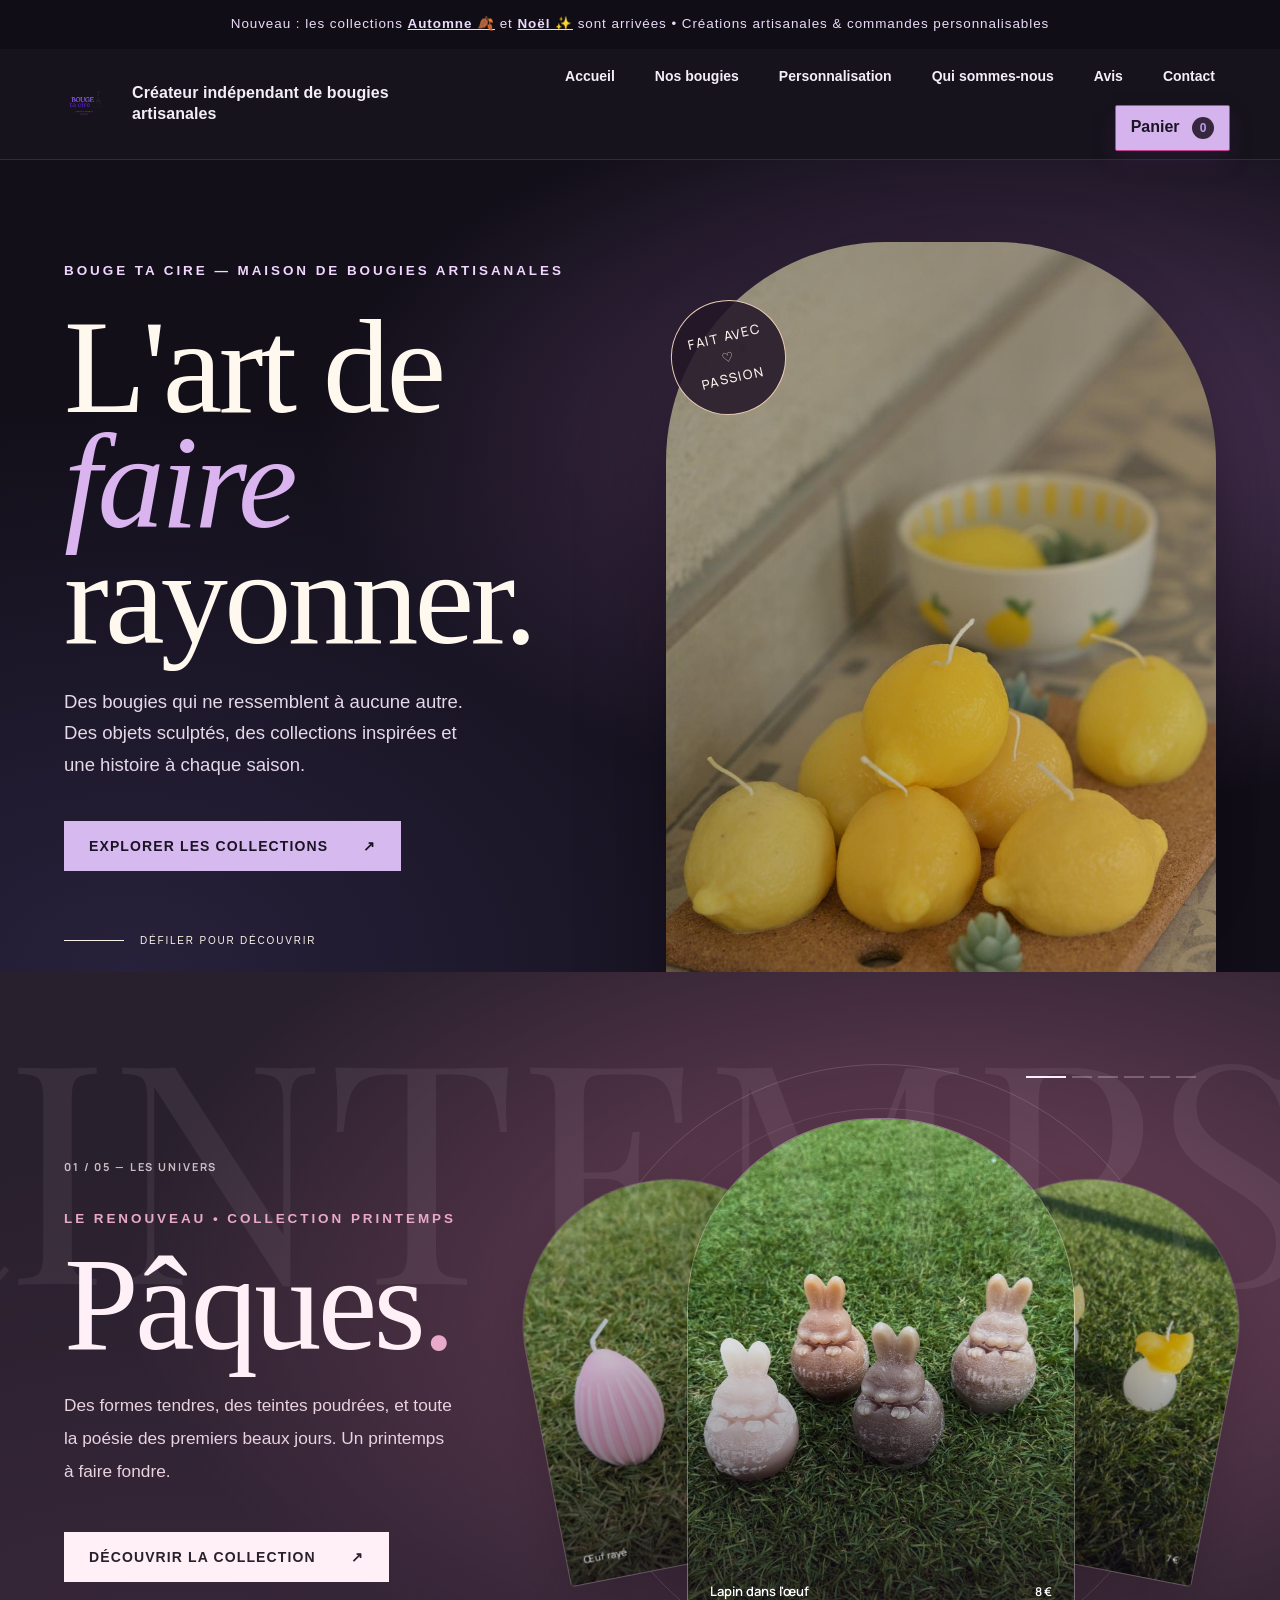
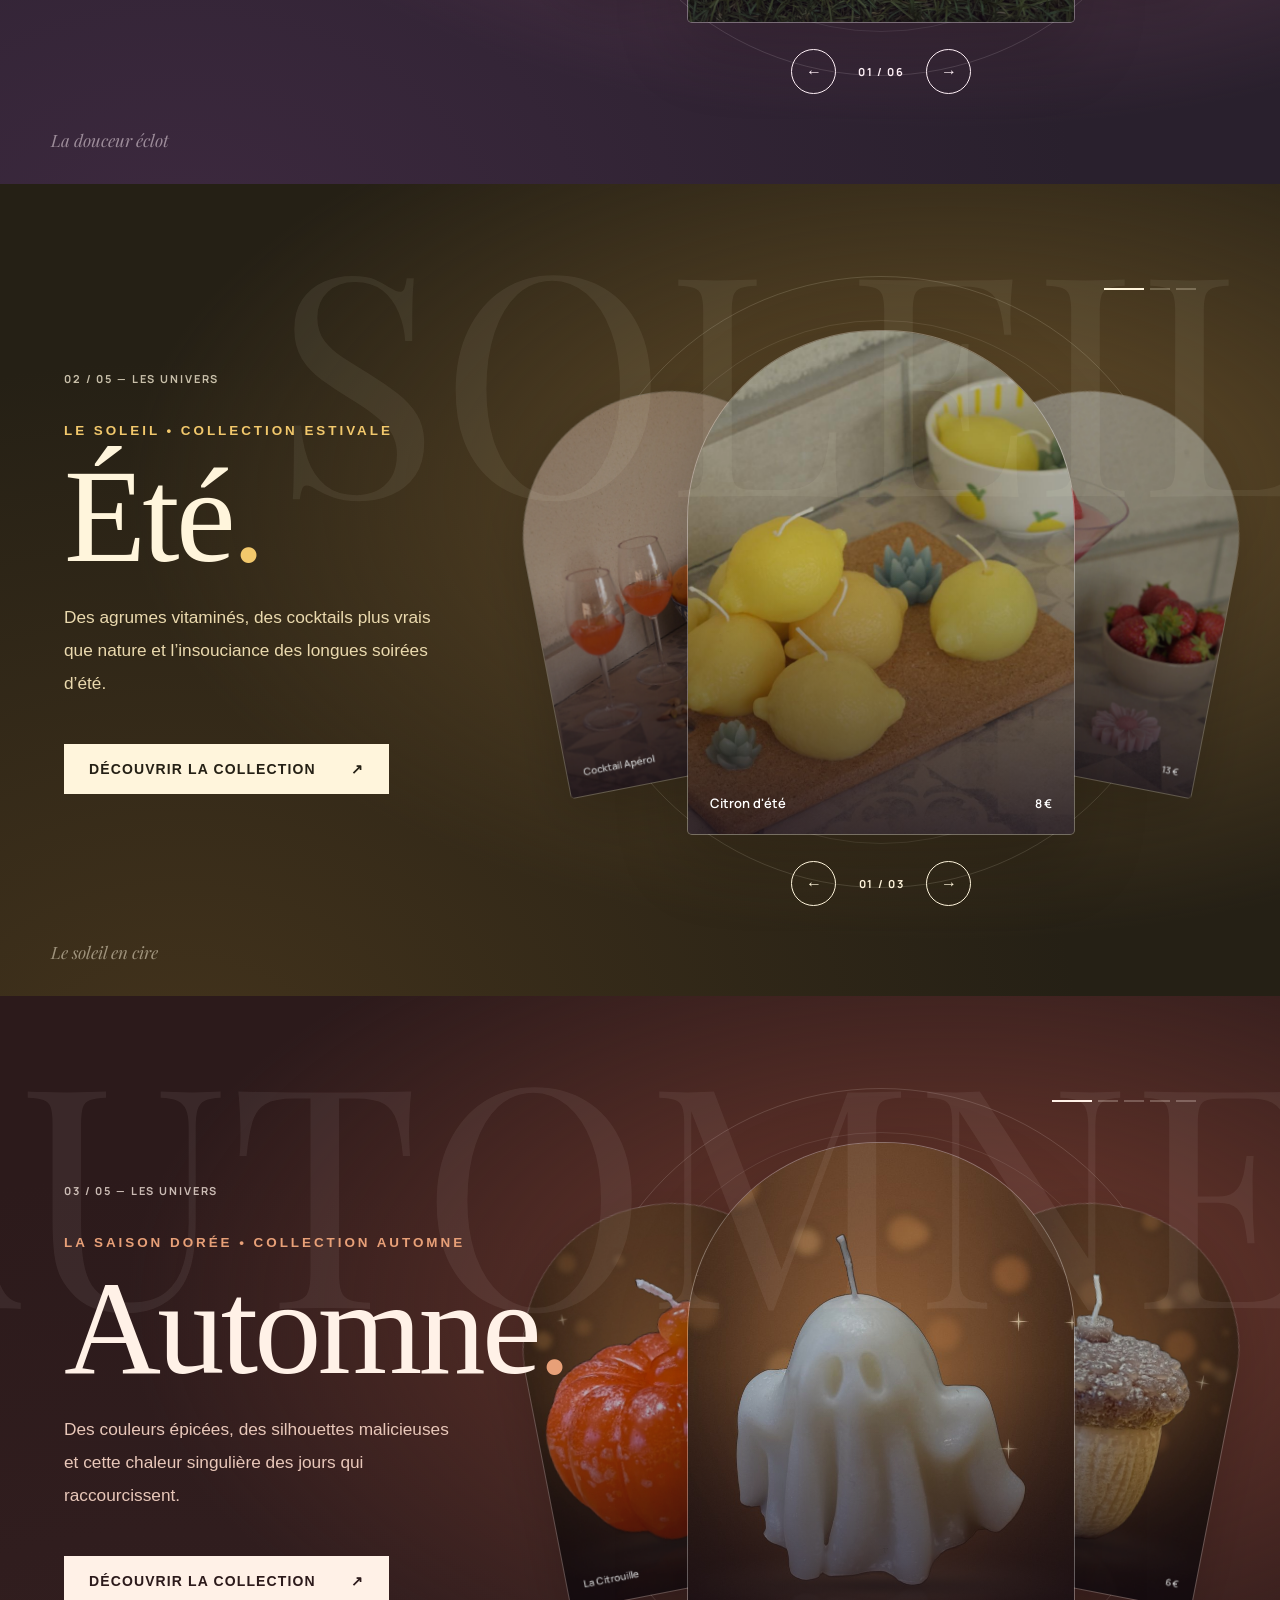
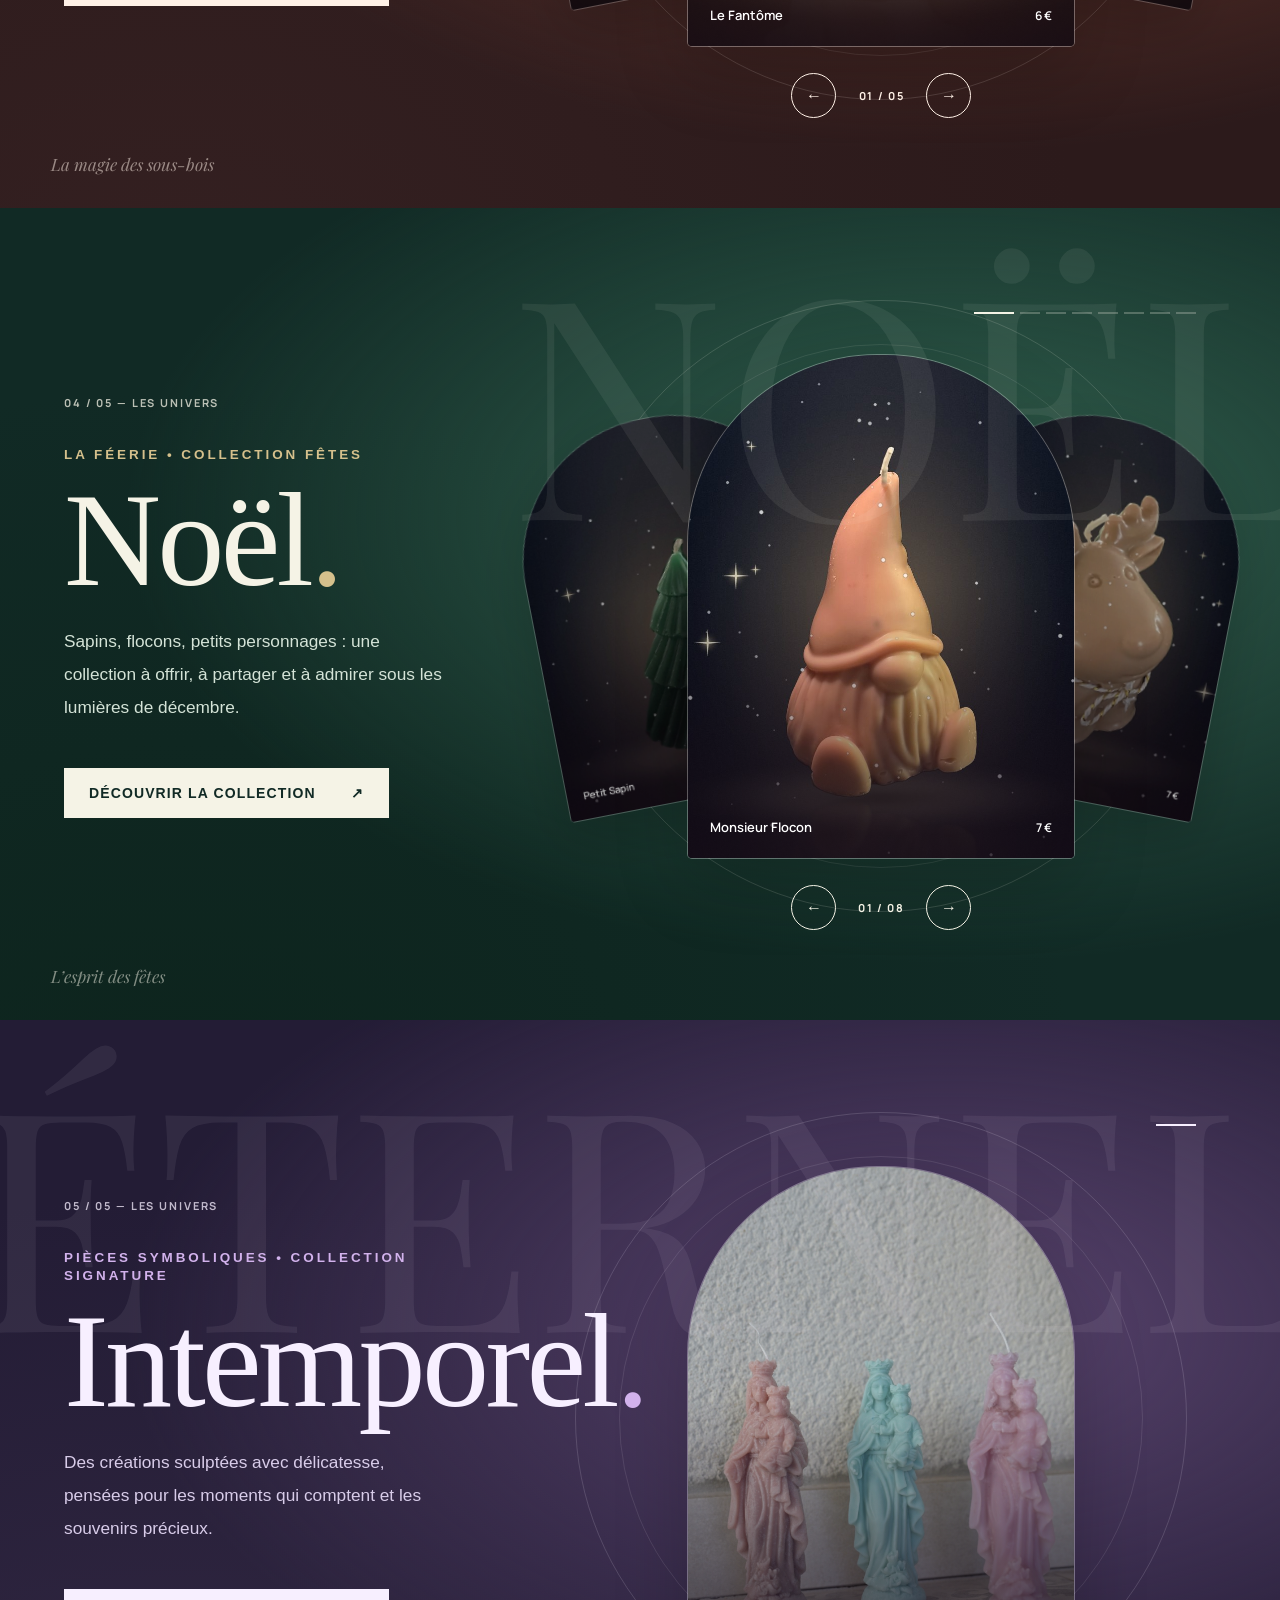
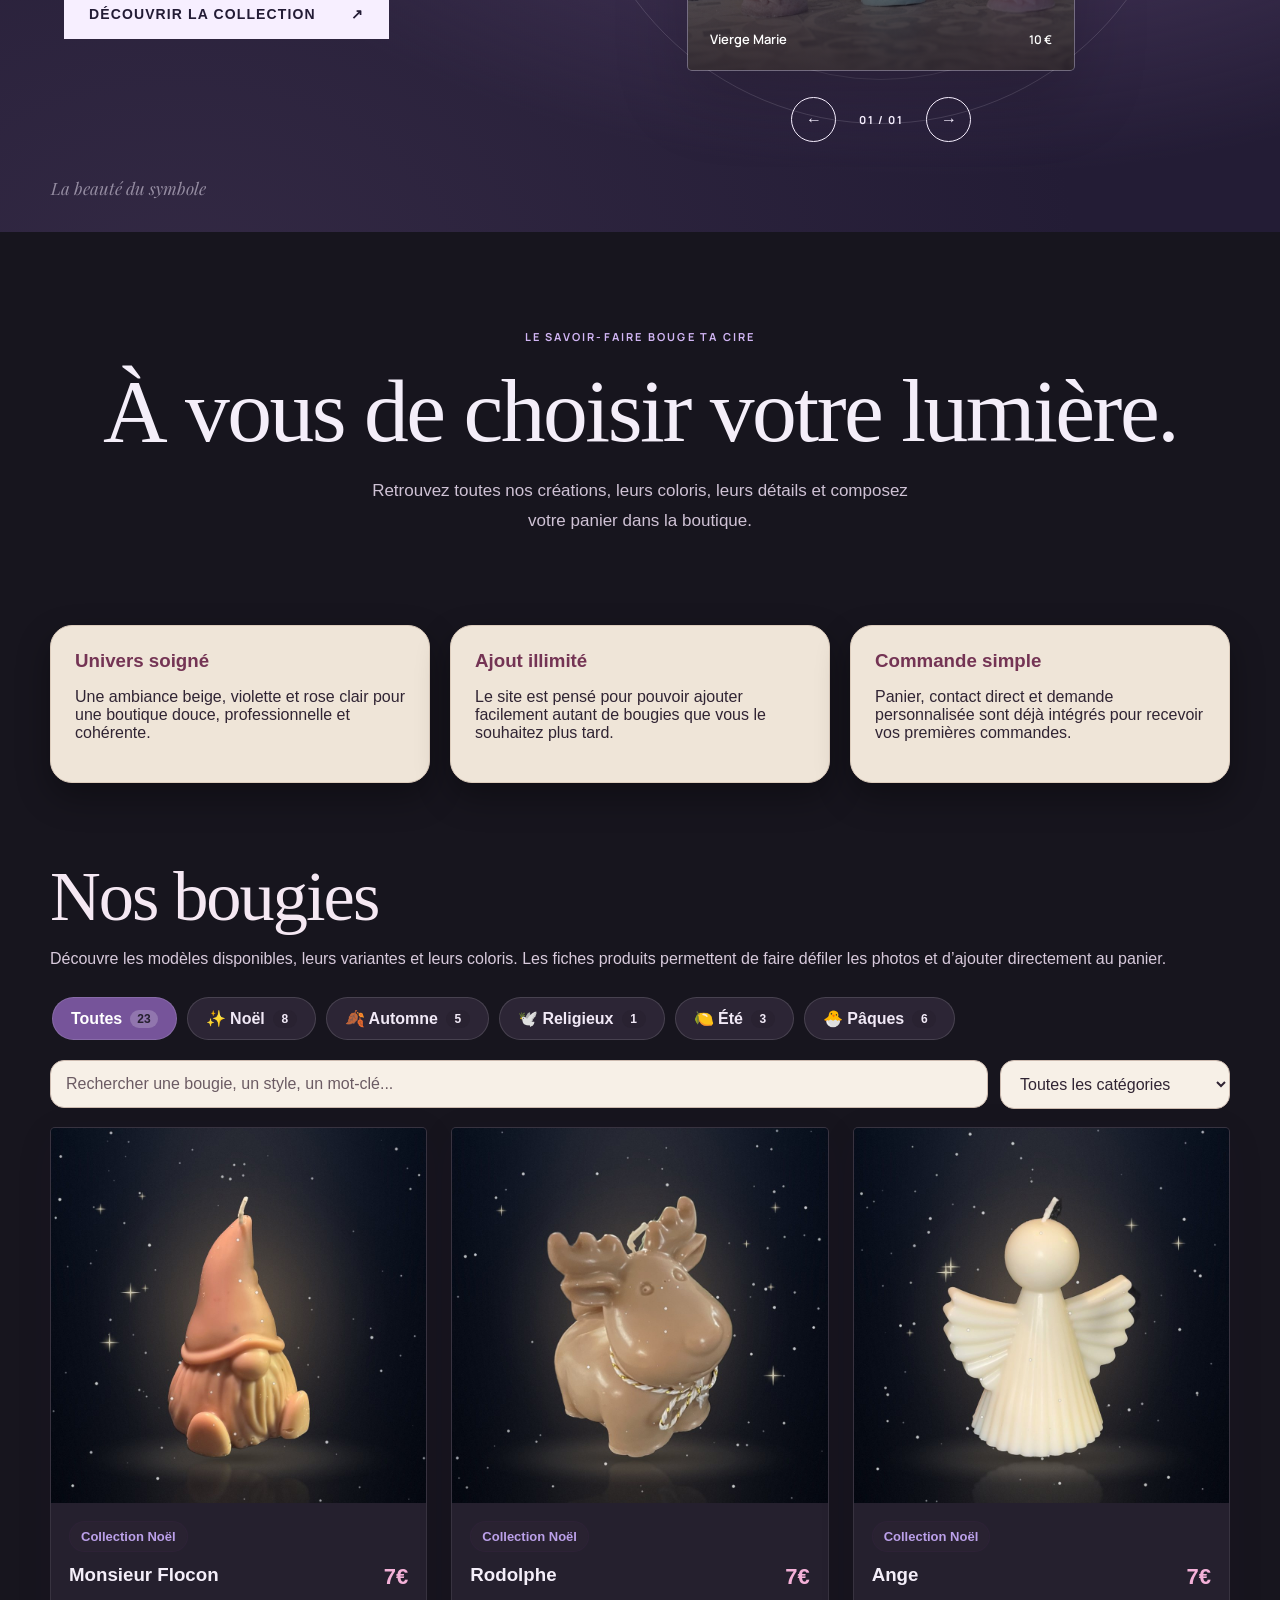
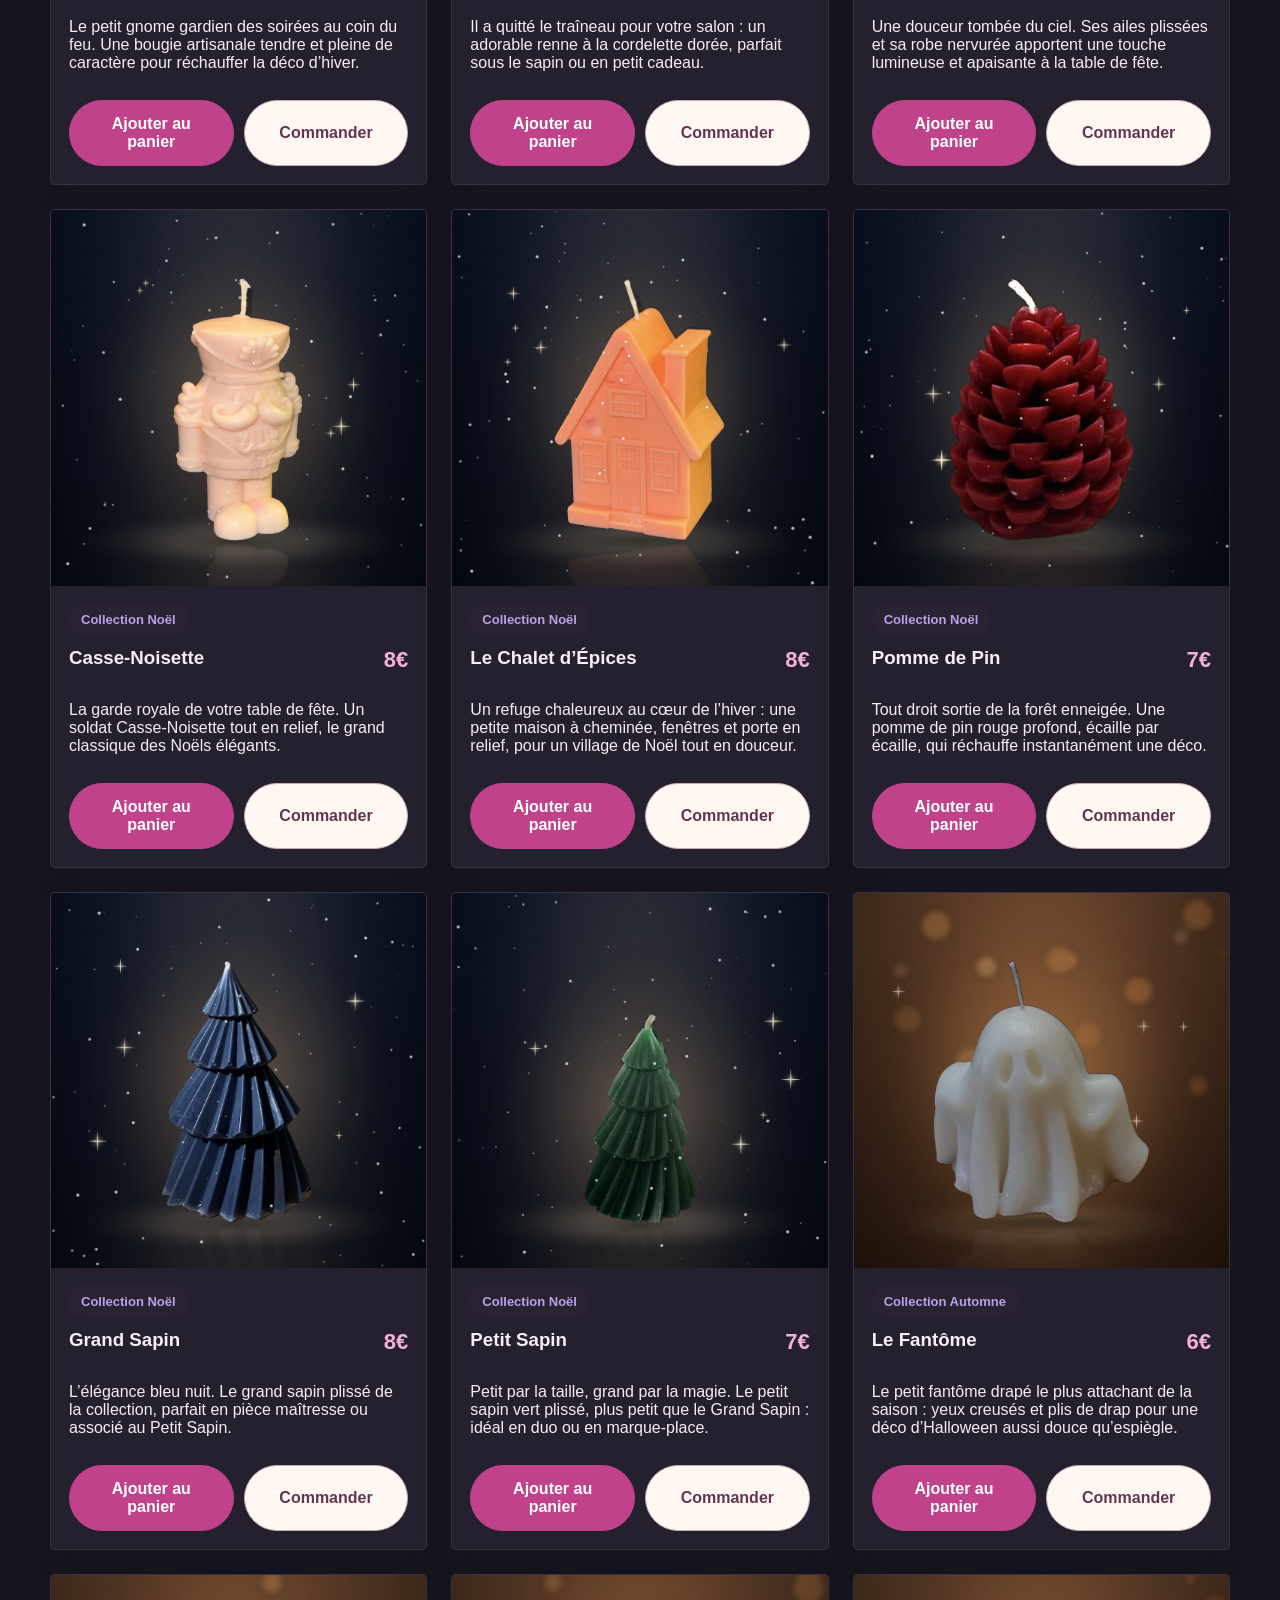
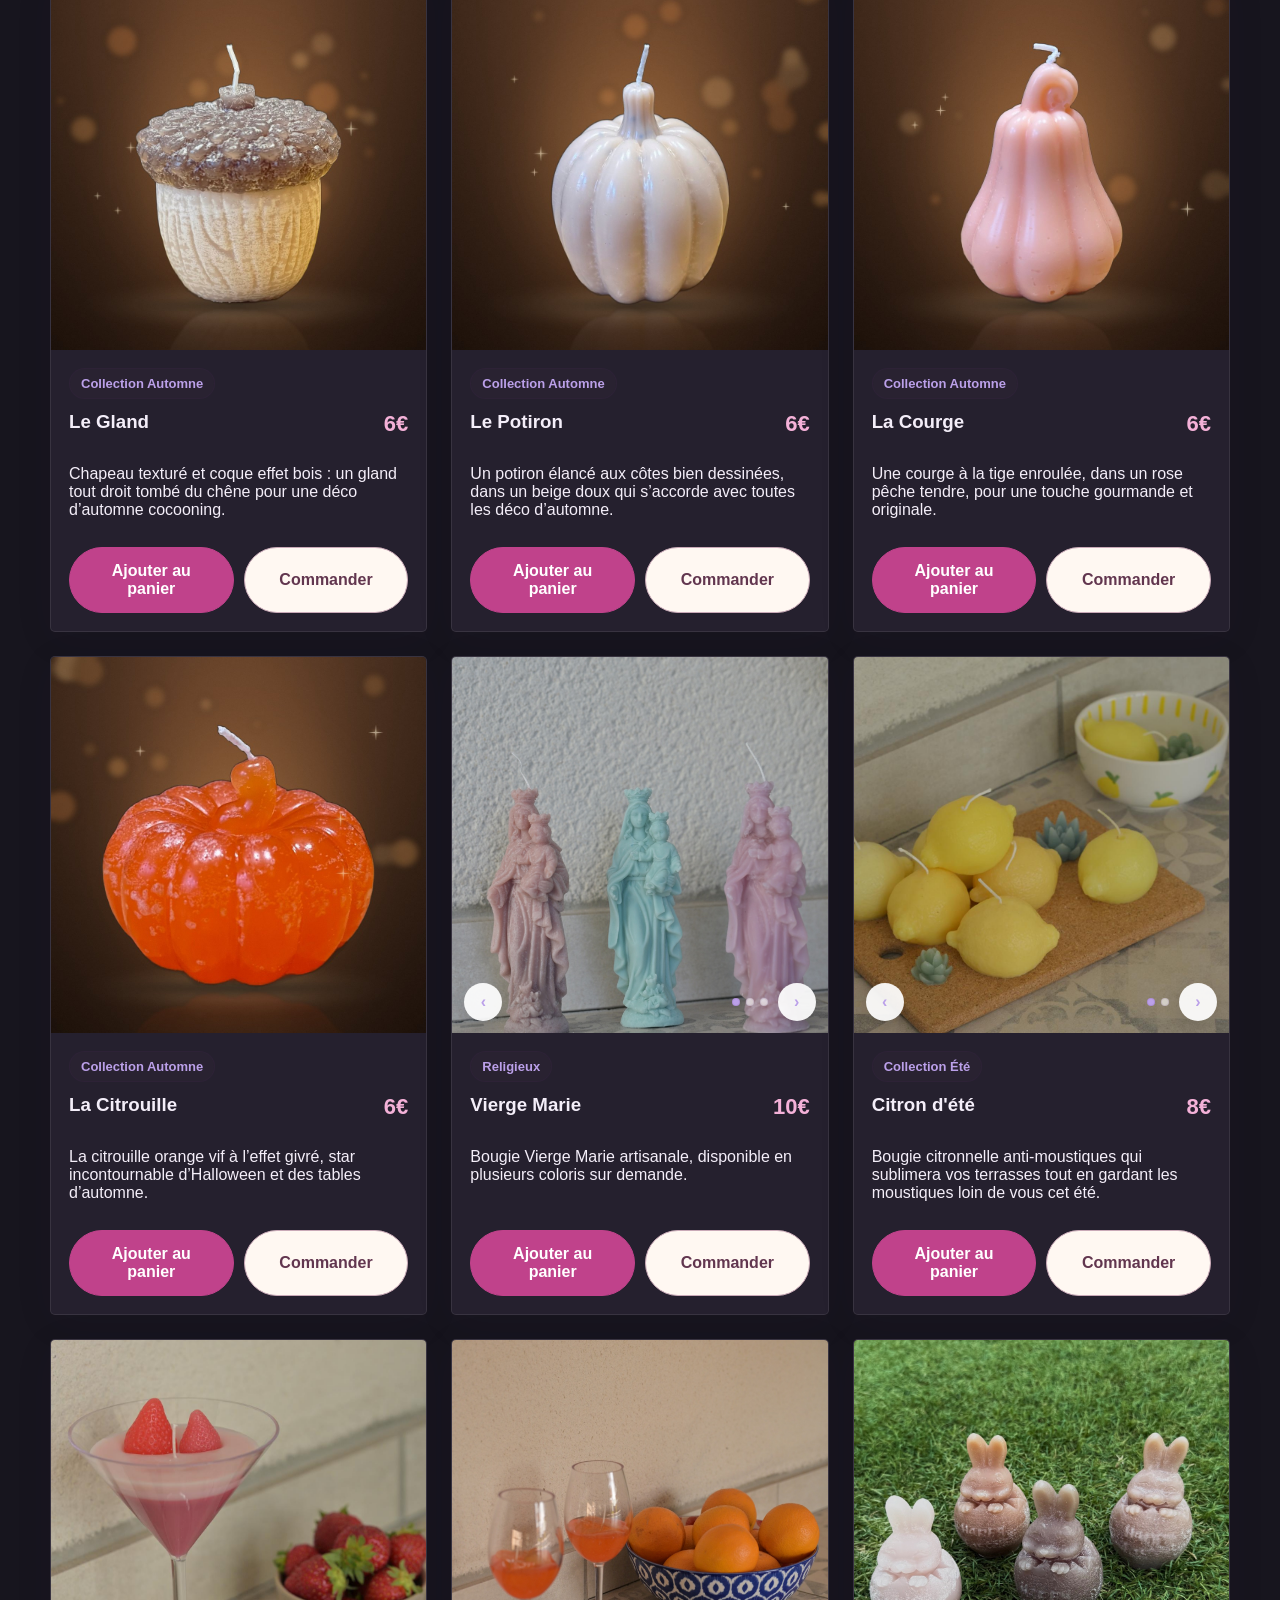
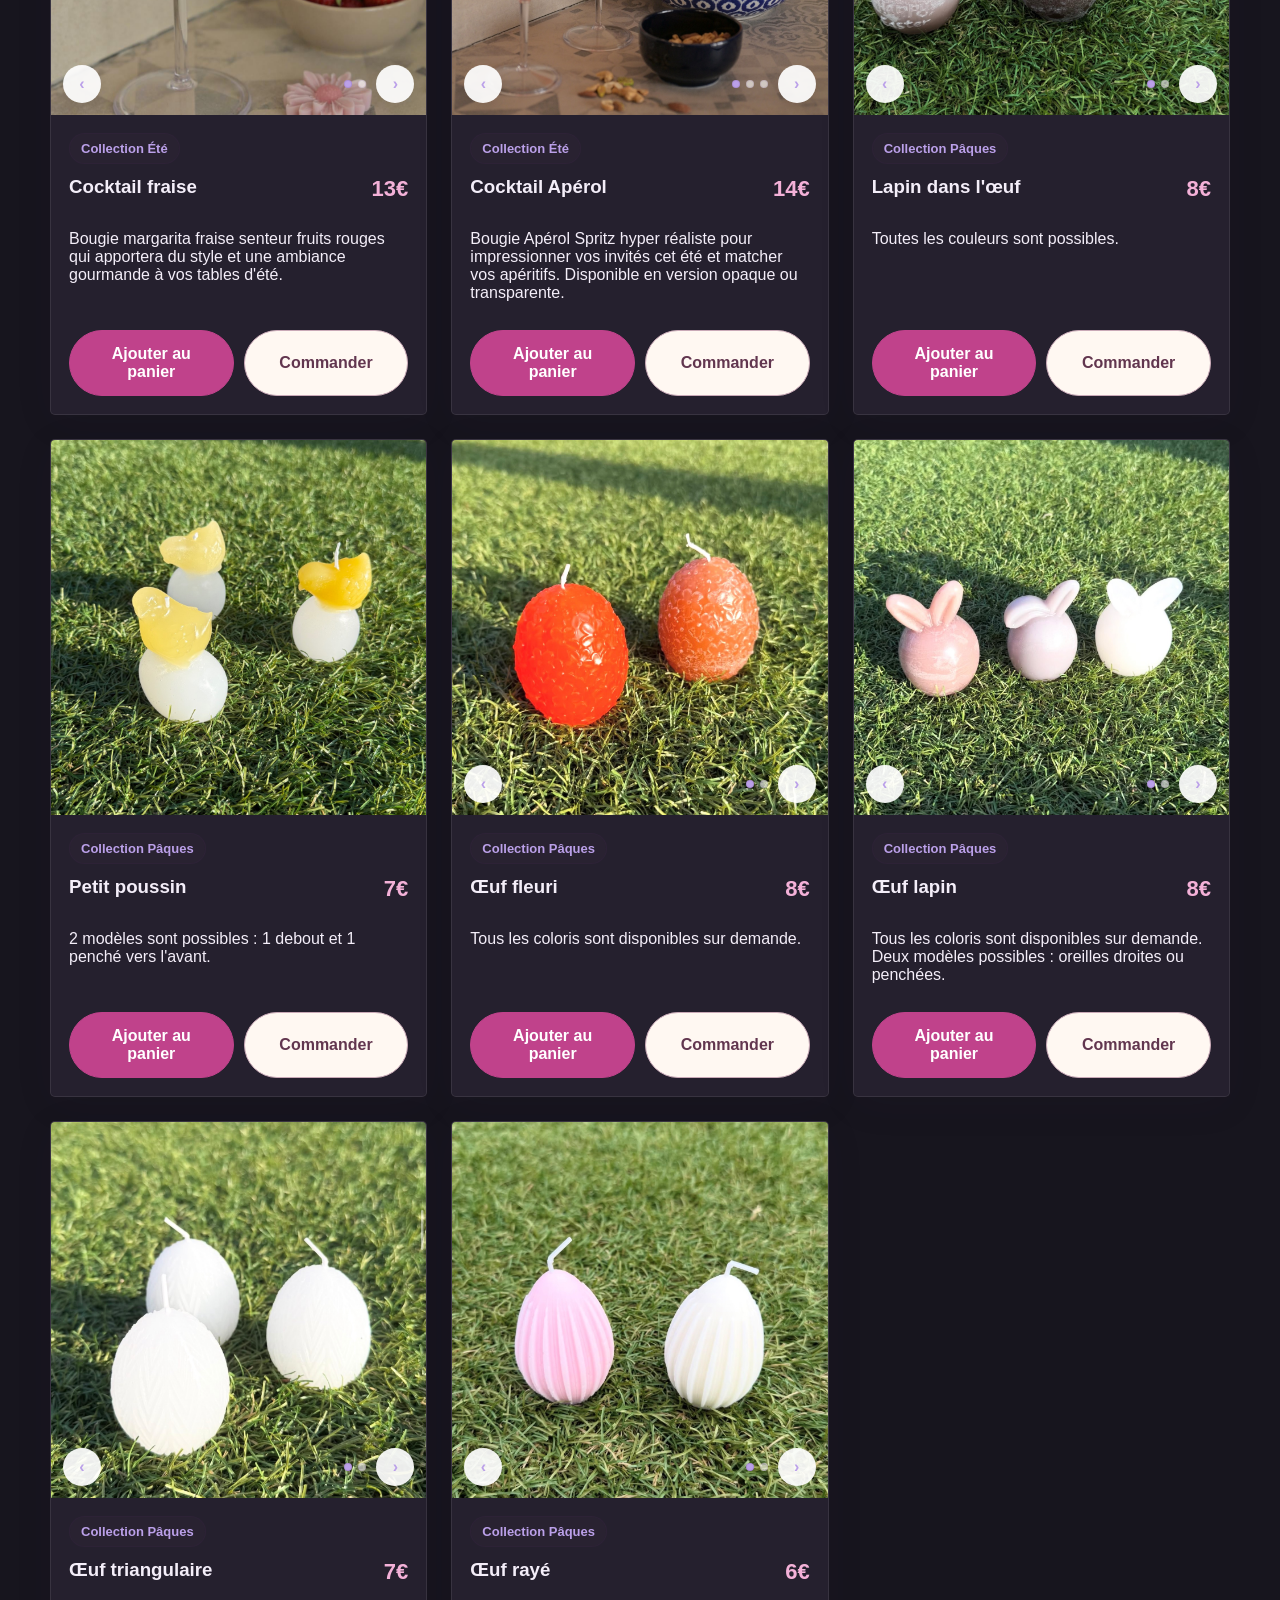
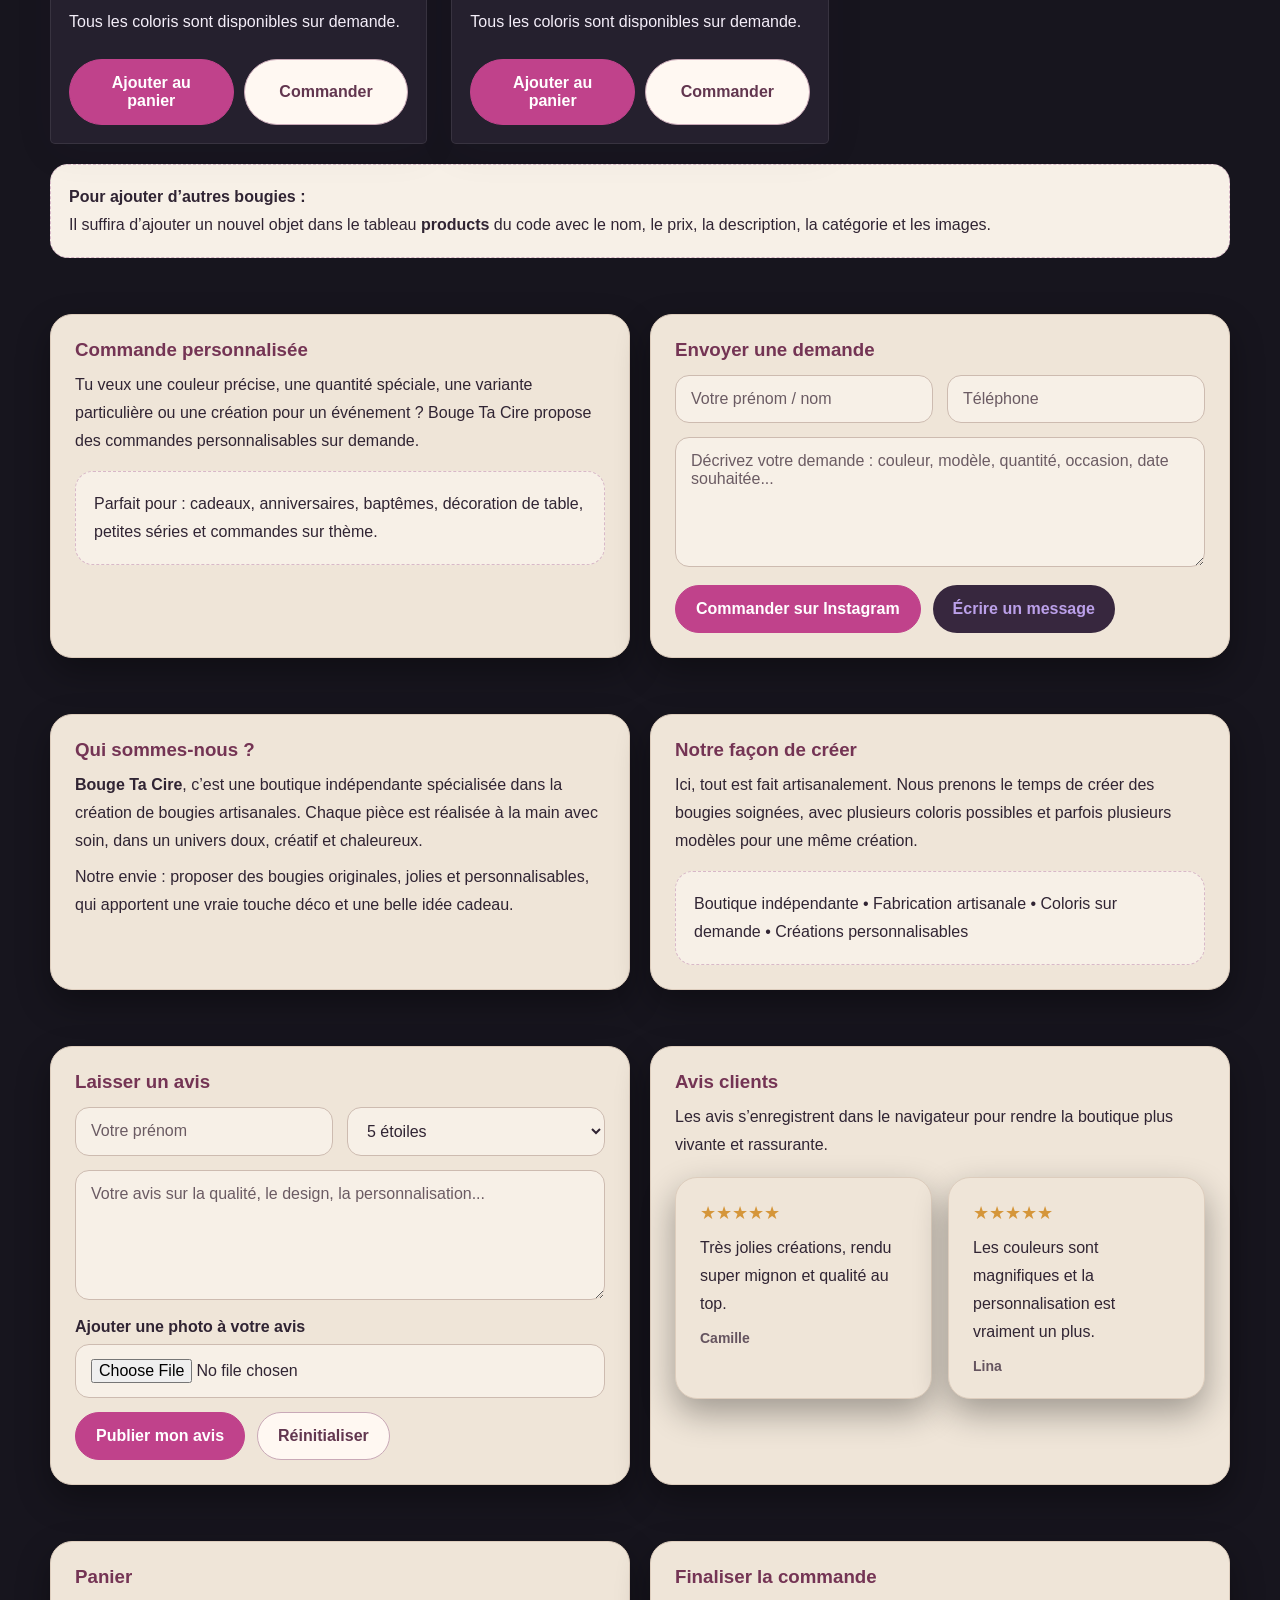
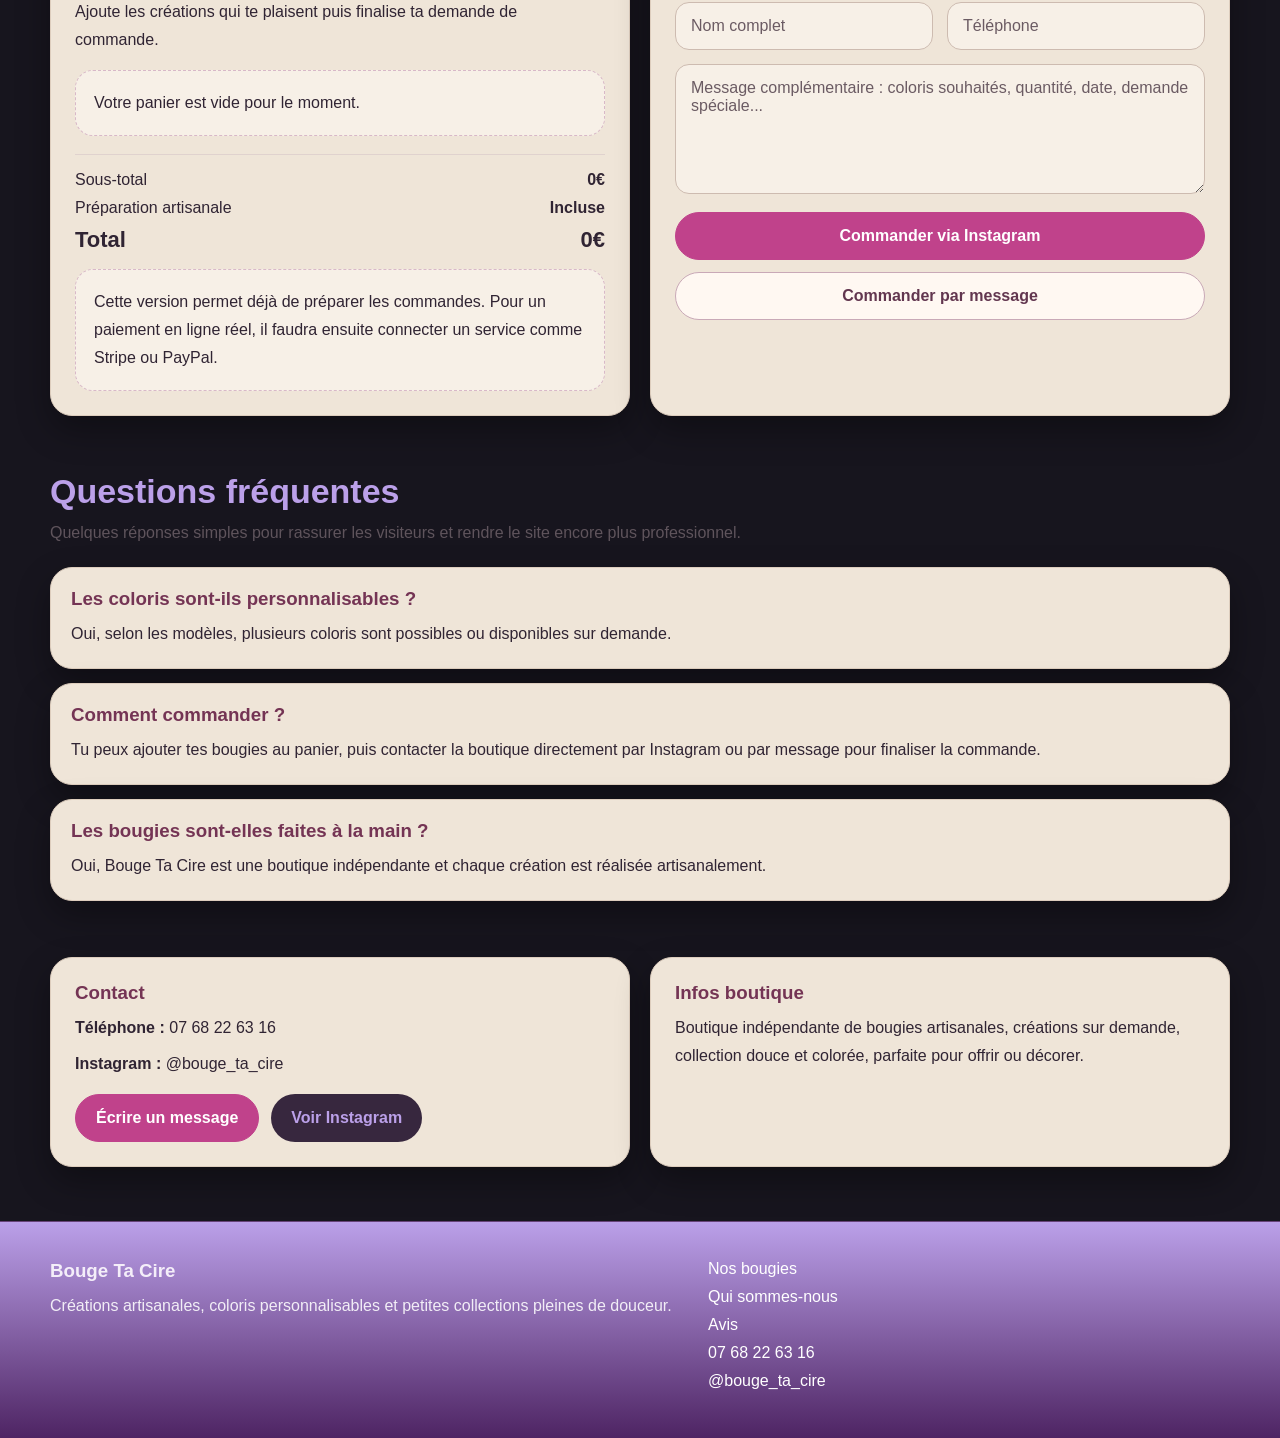
<file: index.html>
<!DOCTYPE html>
<html lang="fr">
<head>
  <meta charset="UTF-8" />
  <meta name="viewport" content="width=device-width, initial-scale=1.0" />
  <title>Bouge Ta Cire — Boutique artisanale</title>
  <style>
    :root{
      --beige:#f7efe7;
      --beige-2:#fffaf7;
      --violet:#5d2f73;
      --violet-2:#7d4b92;
      --rose:#f4dfe8;
      --rose-2:#fff1f6;
      --texte:#332b30;
      --blanc:#ffffff;
      --ombre:0 14px 34px rgba(93,47,115,0.12);
      --rayon:22px;
      --max:1180px;
    }

    *{box-sizing:border-box}
    html{scroll-behavior:smooth}
    body{
      margin:0;
      font-family:Arial, Helvetica, sans-serif;
      color:var(--texte);
      background:linear-gradient(180deg,var(--beige-2),var(--beige));
    }

    img{max-width:100%;display:block}
    a{text-decoration:none;color:inherit}
    button,input,textarea,select{font:inherit}

    .container{
      width:min(var(--max), calc(100% - 32px));
      margin:0 auto;
    }

    .topbar{
      background:var(--violet);
      color:white;
      text-align:center;
      padding:10px 16px;
      font-size:14px;
      letter-spacing:.2px;
    }

    header{
      position:sticky;
      top:0;
      z-index:100;
      background:rgba(255,250,247,0.95);
      backdrop-filter:blur(10px);
      border-bottom:1px solid rgba(93,47,115,0.08);
    }

    .nav{
      display:flex;
      align-items:center;
      justify-content:space-between;
      gap:20px;
      padding:14px 0;
    }

    .brand{
      display:flex;
      align-items:center;
      gap:14px;
    }

    .brand-logo{
      width:64px;
      height:64px;
      border-radius:18px;
      overflow:hidden;
      background:white;
      box-shadow:var(--ombre);
      border:1px solid rgba(93,47,115,0.08);
      flex-shrink:0;
    }

    .brand-logo img{width:100%;height:100%;object-fit:cover}

    .brand-logo{
      width:auto;
      height:64px;
      aspect-ratio:338/200;
      background:#e1cee6;
    }

    .hero-visual .visual-logo{
      background:#e1cee6;
      padding:0;
    }

    .hero-visual .visual-logo img{width:100%;height:100%;object-fit:cover;display:block}

    .sr-only{
      position:absolute;
      width:1px;
      height:1px;
      padding:0;
      margin:-1px;
      overflow:hidden;
      clip:rect(0,0,0,0);
      white-space:nowrap;
      border:0;
    }

    .brand strong{
      display:block;
      color:var(--violet);
      font-size:24px;
      line-height:1.05;
    }

    .brand span{
      color:#6a5d68;
      font-size:14px;
    }

    .nav-links{
      display:flex;
      flex-wrap:wrap;
      gap:10px;
      align-items:center;
      justify-content:flex-end;
    }

    .nav-links a,
    .nav-links button{
      border:none;
      background:transparent;
      color:var(--violet);
      border-radius:999px;
      padding:11px 15px;
      cursor:pointer;
      font-weight:700;
    }

    .nav-links a:hover,
    .nav-links button:hover{background:rgba(93,47,115,0.08)}

    .nav-cart{
      background:var(--violet) !important;
      color:white !important;
      box-shadow:0 10px 24px rgba(93,47,115,0.18);
    }

    .cart-count{
      display:inline-flex;
      align-items:center;
      justify-content:center;
      min-width:22px;
      height:22px;
      padding:0 6px;
      border-radius:999px;
      margin-left:8px;
      background:var(--rose);
      color:var(--violet);
      font-size:12px;
      font-weight:800;
    }

    .hero{padding:54px 0 34px}
    .hero-grid{
      display:grid;
      grid-template-columns:1.1fr .9fr;
      gap:26px;
      align-items:center;
    }

    .card,
    .hero-card,
    .product-card,
    .panel,
    .review-card,
    .cart-box,
    .checkout-box,
    .contact-card,
    .faq-item{
      background:rgba(255,255,255,0.9);
      border:1px solid rgba(93,47,115,0.08);
      border-radius:var(--rayon);
      box-shadow:var(--ombre);
    }

    .hero-card{
      padding:38px;
      background:linear-gradient(145deg,var(--rose-2),var(--blanc) 55%, var(--beige));
    }

    .hero-visual{
      color:white;
      background:linear-gradient(160deg,var(--violet),var(--violet-2));
      min-height:470px;
      position:relative;
      overflow:hidden;
    }

    .hero-visual::before,
    .hero-visual::after{
      content:"";
      position:absolute;
      border-radius:999px;
      background:rgba(255,255,255,0.10);
    }

    .hero-visual::before{width:220px;height:220px;top:-40px;right:-40px}
    .hero-visual::after{width:170px;height:170px;bottom:-30px;left:-30px}

    .visual-content{
      position:relative;
      z-index:1;
      height:100%;
      display:flex;
      flex-direction:column;
      justify-content:center;
      padding:32px;
    }

    .visual-logo{
      width:130px;
      height:130px;
      border-radius:28px;
      overflow:hidden;
      background:white;
      padding:10px;
      margin:0 auto 18px;
      box-shadow:0 14px 28px rgba(0,0,0,0.16);
    }

    .visual-content h2{
      margin:0 0 12px;
      text-align:center;
      font-size:30px;
    }

    .visual-content p{
      margin:0 auto 24px;
      max-width:420px;
      text-align:center;
      line-height:1.75;
      color:rgba(255,255,255,0.88);
    }

    .stats{
      display:grid;
      grid-template-columns:repeat(3,1fr);
      gap:14px;
    }

    .stat{
      background:rgba(255,255,255,0.10);
      border:1px solid rgba(255,255,255,0.12);
      border-radius:18px;
      padding:18px;
      text-align:center;
    }

    .stat strong{display:block;font-size:24px;margin-bottom:6px}

    .pill{
      display:inline-flex;
      align-items:center;
      gap:8px;
      padding:10px 14px;
      border-radius:999px;
      background:rgba(93,47,115,0.10);
      color:var(--violet);
      font-size:14px;
      font-weight:800;
      margin-bottom:18px;
    }

    h1{
      margin:0 0 14px;
      font-size:clamp(34px, 5vw, 60px);
      line-height:1.03;
      color:var(--violet);
    }

    .lead{
      margin:0 0 24px;
      font-size:18px;
      line-height:1.8;
      color:#5d525a;
    }

    .actions{display:flex;flex-wrap:wrap;gap:12px}

    .btn{
      display:inline-flex;
      align-items:center;
      justify-content:center;
      gap:10px;
      border:none;
      border-radius:999px;
      padding:14px 20px;
      cursor:pointer;
      font-weight:800;
      transition:transform .18s ease;
    }

    .btn:hover{transform:translateY(-1px)}
    .btn-primary{background:var(--violet);color:white}
    .btn-secondary{background:white;color:var(--violet);border:1px solid rgba(93,47,115,0.16)}
    .btn-soft{background:var(--rose);color:var(--violet)}
    .btn-full{width:100%}

    section{padding:28px 0}

    .grid-3,
    .two-col,
    .cart-layout,
    .contact-grid,
    .review-layout,
    .footer-grid{
      display:grid;
      gap:20px;
    }

    .grid-3{grid-template-columns:repeat(3,1fr)}
    .two-col,.cart-layout,.contact-grid,.review-layout{grid-template-columns:1fr 1fr}
    .footer-grid{grid-template-columns:1.1fr .9fr}

    .info-card,.panel,.review-card,.cart-box,.checkout-box,.contact-card{padding:24px}

    .section-head{
      display:flex;
      justify-content:space-between;
      align-items:end;
      flex-wrap:wrap;
      gap:14px;
      margin-bottom:20px;
    }

    .section-head h2{
      margin:0;
      color:var(--violet);
      font-size:34px;
    }

    .section-head p,
    .panel p,
    .review-card p,
    .contact-card p,
    .faq-item p,
    .muted{
      margin:8px 0 0;
      line-height:1.75;
      color:#5f545c;
    }

    .info-card h3,
    .panel h3,
    .review-card h3,
    .cart-box h3,
    .checkout-box h3,
    .contact-card h3,
    .faq-item h3{
      margin:0 0 10px;
      color:var(--violet);
    }

    .shop-controls{
      display:flex;
      flex-wrap:wrap;
      gap:12px;
      margin-bottom:18px;
    }

    .search-wrap{flex:1 1 320px}
    .filter-wrap{width:min(230px,100%)}

    .input,.textarea,select{
      width:100%;
      padding:14px 15px;
      border-radius:14px;
      border:1px solid rgba(93,47,115,0.14);
      background:white;
      color:var(--texte);
      outline:none;
    }

    .input:focus,.textarea:focus,select:focus{
      border-color:var(--violet);
      box-shadow:0 0 0 4px rgba(93,47,115,0.08);
    }

    .textarea{min-height:130px;resize:vertical}

    .products{
      display:grid;
      grid-template-columns:repeat(auto-fit,minmax(270px,1fr));
      gap:20px;
    }

    .product-card{
      overflow:hidden;
      display:flex;
      flex-direction:column;
    }

    .gallery{
      position:relative;
      aspect-ratio:1/1;
      background:linear-gradient(145deg,var(--rose),var(--beige));
      overflow:hidden;
    }

    .gallery img{
      width:100%;
      height:100%;
      object-fit:cover;
    }

    .gallery-controls{
      position:absolute;
      left:12px;
      right:12px;
      bottom:12px;
      display:flex;
      justify-content:space-between;
      align-items:center;
      gap:10px;
    }

    .gallery-btn{
      border:none;
      width:38px;
      height:38px;
      border-radius:999px;
      background:rgba(255,255,255,0.92);
      color:var(--violet);
      cursor:pointer;
      font-weight:900;
      box-shadow:0 8px 18px rgba(0,0,0,0.12);
    }

    .gallery-dots{display:flex;gap:6px;margin-left:auto}

    .gallery-dots span{
      width:8px;
      height:8px;
      border-radius:999px;
      background:rgba(255,255,255,0.62);
      border:1px solid rgba(93,47,115,0.15);
    }

    .gallery-dots span.active{background:var(--violet)}

    .product-body{
      padding:18px;
      display:flex;
      flex-direction:column;
      gap:12px;
      height:100%;
    }

    .collection-tabs{
      display:flex;
      gap:10px;
      overflow-x:auto;
      padding:4px 2px 12px;
      margin-bottom:8px;
      scrollbar-width:thin;
    }

    .collection-tab{
      flex:0 0 auto;
      display:inline-flex;
      align-items:center;
      gap:8px;
      padding:11px 18px;
      border-radius:999px;
      border:1px solid rgba(93,47,115,0.16);
      background:var(--blanc);
      color:var(--violet);
      font:inherit;
      font-weight:800;
      cursor:pointer;
      transition:background .2s, color .2s, box-shadow .2s;
    }

    .collection-tab span{
      min-width:24px;
      padding:2px 7px;
      border-radius:999px;
      background:var(--rose-2);
      font-size:12px;
      text-align:center;
    }

    .collection-tab:hover{box-shadow:var(--ombre)}

    .collection-tab.active{
      background:var(--violet);
      color:var(--blanc);
      border-color:var(--violet);
    }

    .collection-tab.active span{background:rgba(255,255,255,0.2);color:var(--blanc)}

    .collection-intro{
      margin:0 0 18px;
      padding:20px 22px;
      border-radius:var(--rayon);
      background:linear-gradient(135deg,var(--rose-2),var(--beige-2));
      border:1px solid rgba(93,47,115,0.08);
    }

    .collection-intro h3{margin:0 0 6px;color:var(--violet)}
    .collection-intro p{margin:0 0 8px}
    .collection-intro span{font-size:13px;font-weight:800;color:var(--violet-2)}

    .gallery{flex-shrink:0}

    .price.price-request{
      font-size:15px;
      line-height:1.25;
      white-space:normal;
      text-align:right;
      max-width:110px;
    }

    .tag{
      display:inline-flex;
      width:max-content;
      padding:7px 11px;
      border-radius:999px;
      background:var(--rose-2);
      color:var(--violet);
      border:1px solid rgba(93,47,115,0.08);
      font-size:13px;
      font-weight:800;
    }

    .product-top{
      display:flex;
      justify-content:space-between;
      align-items:flex-start;
      gap:12px;
    }

    .product-top h3{margin:0;color:var(--violet)}

    .price{
      white-space:nowrap;
      color:var(--violet);
      font-size:22px;
      font-weight:900;
    }

    .product-actions{display:flex;gap:10px;margin-top:auto}
    .product-actions .btn{flex:1}

    .notice,
    .template-box,
    .cart-note{
      padding:18px;
      border-radius:18px;
      background:linear-gradient(135deg,var(--rose-2),var(--beige));
      border:1px dashed rgba(93,47,115,0.22);
      color:#5f525b;
      line-height:1.75;
    }

    .review-list{
      display:grid;
      grid-template-columns:repeat(auto-fit,minmax(230px,1fr));
      gap:16px;
      margin-top:18px;
    }

    .stars{color:#d5963a;font-size:18px;margin-bottom:10px}
    .review-meta{margin-top:12px;font-size:14px;color:#7d6a76;font-weight:700}
    .review-photo{margin-top:14px;border-radius:16px;overflow:hidden;border:1px solid rgba(93,47,115,0.10)}
    .review-photo img{width:100%;height:220px;object-fit:cover}

    .cart-items{display:flex;flex-direction:column;gap:12px;margin-top:16px}

    .cart-item{
      display:grid;
      grid-template-columns:1fr auto;
      gap:10px;
      align-items:center;
      padding:14px;
      border-radius:16px;
      border:1px solid rgba(93,47,115,0.08);
      background:var(--beige-2);
    }

    .cart-item strong{color:var(--violet)}
    .cart-item small{display:block;color:#7c6b76;margin-top:4px}

    .cart-actions{display:flex;align-items:center;gap:8px;flex-wrap:wrap;justify-content:flex-end}

    .qty-btn,.remove-btn{
      border:none;
      border-radius:12px;
      padding:8px 10px;
      cursor:pointer;
      font-weight:800;
    }

    .qty-btn{background:white;color:var(--violet);border:1px solid rgba(93,47,115,0.14)}
    .remove-btn{background:#fff0f4;color:#a54366}

    .summary{display:grid;gap:10px;margin-top:18px;padding-top:16px;border-top:1px solid rgba(93,47,115,0.10)}

    .summary-row{
      display:flex;
      justify-content:space-between;
      gap:16px;
      align-items:center;
    }

    .summary-row.total{
      color:var(--violet);
      font-size:22px;
      font-weight:900;
    }

    .faq-list{display:grid;gap:14px}
    .faq-item{padding:20px}

    footer{
      margin-top:26px;
      padding:38px 0 48px;
      background:linear-gradient(180deg,var(--violet),#4e2463);
      color:white;
    }

    .footer-grid h3{margin:0 0 10px}
    .footer-grid p{margin:0;line-height:1.8;color:rgba(255,255,255,0.88)}

    .footer-links{display:grid;gap:10px}
    .footer-links a{color:white}

    @media (max-width: 980px){
      .hero-grid,.grid-3,.two-col,.cart-layout,.contact-grid,.review-layout,.footer-grid{grid-template-columns:1fr}
      .stats{grid-template-columns:repeat(3,1fr)}
    }

    @media (max-width: 720px){
      .nav{flex-direction:column;align-items:flex-start}
      .nav-links{justify-content:flex-start}
      .hero-card{padding:28px}
      .stats{grid-template-columns:1fr}
      .product-actions{flex-direction:column}
      .section-head h2{font-size:28px}
    }
  </style>
  <link rel="icon" type="image/png" href="[data-uri]">


<link rel="stylesheet" href="immersif.css" /><link rel="stylesheet" href="finition-rose-violet.css" /></head>
<body>
  <div class="topbar">Nouveau : les collections <a href="#bougies" onclick="showCollection('Collection Automne')" style="color:inherit;font-weight:800;text-decoration:underline">Automne 🍂</a> et <a href="#bougies" onclick="showCollection('Collection Noël')" style="color:inherit;font-weight:800;text-decoration:underline">Noël ✨</a> sont arrivées • Créations artisanales & commandes personnalisables</div>

  <header>
    <div class="container nav">
      <div class="brand">
        <div class="brand-logo">
          <img src="assets/nouveau-logo-transparent.png" alt="Logo Bouge Ta Cire">
        </div>
        <div>
          <strong class="sr-only">Bouge Ta Cire</strong>
          <span>Créateur indépendant de bougies artisanales</span>
        </div>
      </div>

      <div class="nav-links">
        <a href="#accueil">Accueil</a>
        <a href="#bougies">Nos bougies</a>
        <a href="#surmesure">Personnalisation</a>
        <a href="#qui-sommes-nous">Qui sommes-nous</a>
        <a href="#avis">Avis</a>
        <a href="#contact">Contact</a>
        <button class="nav-cart" onclick="document.getElementById('panier').scrollIntoView({behavior:'smooth'})">Panier <span class="cart-count" id="cartCount">0</span></button>
      </div>
    </div>
  </header>

  <main>
    <section class="hero" id="accueil">
      <div class="container hero-grid">
        <div class="hero-card">
          <div class="pill">✨ Fait main • Coloris sur demande • Créations uniques</div>
          <h1>Des bougies artisanales douces, élégantes et pleines de personnalité.</h1>
          <p class="lead">
            Chez <strong>Bouge Ta Cire</strong>, chaque création est pensée avec passion dans un univers tendre, moderne et chaleureux. Boutique indépendante, fabrication artisanale et commandes personnalisables : ici, chaque bougie a sa propre touche spéciale.
          </p>
          <div class="actions">
            <a class="btn btn-primary" href="#bougies">Découvrir la boutique</a>
            <a class="btn btn-secondary" href="#surmesure">Faire une demande personnalisée</a>
          </div>
        </div>

        <div class="hero-card hero-visual">
          <div class="visual-content">
            <div class="visual-logo">
              <img src="assets/nouveau-logo-transparent.png" alt="Logo Bouge Ta Cire">
            </div>
            <h2>Bouge Ta Cire</h2>
            <p>Une boutique indépendante où tout est imaginé et réalisé artisanalement avec soin, douceur et créativité.</p>
            <div class="stats">
              <div class="stat"><strong>100%</strong><span>fait main</span></div>
              <div class="stat"><strong id="modelCount">23</strong><span>modèles en ligne</span></div>
              <div class="stat"><strong>Sur demande</strong><span>couleurs & variantes</span></div>
            </div>
          </div>
        </div>
      </div>
    </section>

    <section>
      <div class="container grid-3">
        <div class="card info-card">
          <h3>Univers soigné</h3>
          <p>Une ambiance beige, violette et rose clair pour une boutique douce, professionnelle et cohérente.</p>
        </div>
        <div class="card info-card">
          <h3>Ajout illimité</h3>
          <p>Le site est pensé pour pouvoir ajouter facilement autant de bougies que vous le souhaitez plus tard.</p>
        </div>
        <div class="card info-card">
          <h3>Commande simple</h3>
          <p>Panier, contact direct et demande personnalisée sont déjà intégrés pour recevoir vos premières commandes.</p>
        </div>
      </div>
    </section>

    <section id="bougies">
      <div class="container">
        <div class="section-head">
          <div>
            <h2>Nos bougies</h2>
            <p>Découvre les modèles disponibles, leurs variantes et leurs coloris. Les fiches produits permettent de faire défiler les photos et d’ajouter directement au panier.</p>
          </div>
        </div>

        <div class="collection-tabs" id="collectionTabs" role="tablist" aria-label="Collections"></div>
        <div class="collection-intro" id="collectionIntro"></div>

        <div class="shop-controls">
          <div class="search-wrap">
            <input id="searchInput" class="input" type="text" placeholder="Rechercher une bougie, un style, un mot-clé..." oninput="renderProducts()">
          </div>
          <div class="filter-wrap">
            <select id="filterInput" onchange="renderProducts()">
              <option value="all">Toutes les catégories</option>
              <option value="noël">Collection Noël</option>
              <option value="automne">Collection Automne</option>
              <option value="halloween">Halloween</option>
              <option value="religieux">Religieux</option>
              <option value="été">Collection Été</option>
              <option value="pâques">Collection Pâques</option>
              <option value="animaux">Animaux</option>
              <option value="oeufs">Œufs</option>
            </select>
          </div>
        </div>

        <div id="productsGrid" class="products"></div>

        <div class="template-box" style="margin-top:20px">
          <strong>Pour ajouter d’autres bougies :</strong><br>
          Il suffira d’ajouter un nouvel objet dans le tableau <strong>products</strong> du code avec le nom, le prix, la description, la catégorie et les images.
        </div>
      </div>
    </section>

    <section id="surmesure">
      <div class="container two-col">
        <div class="panel">
          <h3>Commande personnalisée</h3>
          <p>Tu veux une couleur précise, une quantité spéciale, une variante particulière ou une création pour un événement ? Bouge Ta Cire propose des commandes personnalisables sur demande.</p>
          <div class="notice" style="margin-top:16px">Parfait pour : cadeaux, anniversaires, baptêmes, décoration de table, petites séries et commandes sur thème.</div>
        </div>

        <div class="panel">
          <h3>Envoyer une demande</h3>
          <div style="display:grid;grid-template-columns:1fr 1fr;gap:14px;margin-top:14px">
            <input class="input" placeholder="Votre prénom / nom">
            <input class="input" placeholder="Téléphone">
          </div>
          <textarea class="textarea" style="margin-top:14px" placeholder="Décrivez votre demande : couleur, modèle, quantité, occasion, date souhaitée..."></textarea>
          <div class="actions" style="margin-top:14px">
            <a class="btn btn-primary" href="https://www.instagram.com/bouge_ta_cire" target="_blank" rel="noopener">Commander sur Instagram</a>
            <a class="btn btn-soft" href="sms:0768226316">Écrire un message</a>
          </div>
        </div>
      </div>
    </section>

    <section id="qui-sommes-nous">
      <div class="container two-col">
        <div class="panel">
          <h3>Qui sommes-nous ?</h3>
          <p><strong>Bouge Ta Cire</strong>, c’est une boutique indépendante spécialisée dans la création de bougies artisanales. Chaque pièce est réalisée à la main avec soin, dans un univers doux, créatif et chaleureux.</p>
          <p>Notre envie : proposer des bougies originales, jolies et personnalisables, qui apportent une vraie touche déco et une belle idée cadeau.</p>
        </div>
        <div class="panel">
          <h3>Notre façon de créer</h3>
          <p>Ici, tout est fait artisanalement. Nous prenons le temps de créer des bougies soignées, avec plusieurs coloris possibles et parfois plusieurs modèles pour une même création.</p>
          <div class="notice" style="margin-top:16px">Boutique indépendante • Fabrication artisanale • Coloris sur demande • Créations personnalisables</div>
        </div>
      </div>
    </section>

    <section id="avis">
      <div class="container review-layout">
        <div class="review-card">
          <h3>Laisser un avis</h3>
          <div style="display:grid;grid-template-columns:1fr 1fr;gap:14px;margin-top:14px">
            <input id="reviewName" class="input" placeholder="Votre prénom">
            <select id="reviewStars">
              <option value="5">5 étoiles</option>
              <option value="4">4 étoiles</option>
              <option value="3">3 étoiles</option>
              <option value="2">2 étoiles</option>
              <option value="1">1 étoile</option>
            </select>
          </div>
          <textarea id="reviewText" class="textarea" style="margin-top:14px" placeholder="Votre avis sur la qualité, le design, la personnalisation..."></textarea>
          <label style="display:block;margin-top:14px;font-weight:700;color:var(--violet)">Ajouter une photo à votre avis</label>
          <input id="reviewPhoto" class="input" type="file" accept="image/*" style="margin-top:8px">
          <div class="actions" style="margin-top:14px">
            <button class="btn btn-primary" onclick="addReview()">Publier mon avis</button>
            <button class="btn btn-secondary" onclick="resetReviews()">Réinitialiser</button>
          </div>
        </div>

        <div class="review-card">
          <h3>Avis clients</h3>
          <p>Les avis s’enregistrent dans le navigateur pour rendre la boutique plus vivante et rassurante.</p>
          <div id="reviewsList" class="review-list"></div>
        </div>
      </div>
    </section>

    <section id="panier">
      <div class="container cart-layout">
        <div class="cart-box">
          <h3>Panier</h3>
          <p class="muted">Ajoute les créations qui te plaisent puis finalise ta demande de commande.</p>
          <div id="cartItems" class="cart-items"></div>
          <div class="summary">
            <div class="summary-row"><span>Sous-total</span><strong id="subtotal">0€</strong></div>
            <div class="summary-row"><span>Préparation artisanale</span><strong>Incluse</strong></div>
            <div class="summary-row total"><span>Total</span><strong id="total">0€</strong></div>
          </div>
          <div class="cart-note" style="margin-top:16px">Cette version permet déjà de préparer les commandes. Pour un paiement en ligne réel, il faudra ensuite connecter un service comme Stripe ou PayPal.</div>
        </div>

        <div class="checkout-box">
          <h3>Finaliser la commande</h3>
          <div style="display:grid;grid-template-columns:1fr 1fr;gap:14px;margin-top:14px">
            <input class="input" placeholder="Nom complet">
            <input class="input" placeholder="Téléphone">
          </div>
          <textarea class="textarea" style="margin-top:14px" placeholder="Message complémentaire : coloris souhaités, quantité, date, demande spéciale..."></textarea>
          <div class="actions" style="margin-top:14px">
            <a class="btn btn-primary btn-full" href="https://www.instagram.com/bouge_ta_cire" target="_blank" rel="noopener">Commander via Instagram</a>
            <a class="btn btn-secondary btn-full" href="sms:0768226316">Commander par message</a>
          </div>
        </div>
      </div>
    </section>

    <section>
      <div class="container">
        <div class="section-head">
          <div>
            <h2>Questions fréquentes</h2>
            <p>Quelques réponses simples pour rassurer les visiteurs et rendre le site encore plus professionnel.</p>
          </div>
        </div>

        <div class="faq-list">
          <div class="faq-item">
            <h3>Les coloris sont-ils personnalisables ?</h3>
            <p>Oui, selon les modèles, plusieurs coloris sont possibles ou disponibles sur demande.</p>
          </div>
          <div class="faq-item">
            <h3>Comment commander ?</h3>
            <p>Tu peux ajouter tes bougies au panier, puis contacter la boutique directement par Instagram ou par message pour finaliser la commande.</p>
          </div>
          <div class="faq-item">
            <h3>Les bougies sont-elles faites à la main ?</h3>
            <p>Oui, Bouge Ta Cire est une boutique indépendante et chaque création est réalisée artisanalement.</p>
          </div>
        </div>
      </div>
    </section>

    <section id="contact">
      <div class="container contact-grid">
        <div class="contact-card">
          <h3>Contact</h3>
          <p><strong>Téléphone :</strong> 07 68 22 63 16</p>
          <p><strong>Instagram :</strong> @bouge_ta_cire</p>
          <div class="actions" style="margin-top:16px">
            <a class="btn btn-primary" href="sms:0768226316">Écrire un message</a>
            <a class="btn btn-soft" href="https://www.instagram.com/bouge_ta_cire" target="_blank" rel="noopener">Voir Instagram</a>
          </div>
        </div>

        <div class="contact-card">
          <h3>Infos boutique</h3>
          <p>Boutique indépendante de bougies artisanales, créations sur demande, collection douce et colorée, parfaite pour offrir ou décorer.</p>
        </div>
      </div>
    </section>
  </main>

  <footer>
    <div class="container footer-grid">
      <div>
        <h3>Bouge Ta Cire</h3>
        <p>Créations artisanales, coloris personnalisables et petites collections pleines de douceur.</p>
      </div>
      <div class="footer-links">
        <a href="#bougies">Nos bougies</a>
        <a href="#qui-sommes-nous">Qui sommes-nous</a>
        <a href="#avis">Avis</a>
        <a href="sms:0768226316">07 68 22 63 16</a>
        <a href="https://www.instagram.com/bouge_ta_cire" target="_blank" rel="noopener">@bouge_ta_cire</a>
      </div>
    </div>
  </footer>

  <script>
    const ASSETS = {"logo.png": "assets/nouveau-logo-transparent.png", "lapin-oeuf-1.jpg": "assets/lapin-oeuf-1.jpg", "lapin-oeuf-2.jpg": "assets/lapin-oeuf-2.jpg", "petit-poussin.jpg": "assets/petit-poussin.jpg", "oeuf-fleuri-1.jpg": "assets/oeuf-fleuri-1.jpg", "oeuf-fleuri-2.jpg": "assets/oeuf-fleuri-2.jpg", "oeuf-lapin-1.jpg": "assets/oeuf-lapin-1.jpg", "oeuf-lapin-2.jpg": "assets/oeuf-lapin-2.jpg", "oeuf-triangulaire1.jpg": "assets/oeuf-triangulaire1.jpg", "oeuf-triangulaire2.jpg": "assets/oeuf-triangulaire2.jpg", "oeufs-traits1.jpg": "assets/oeufs-traits1.jpg", "oeufs-traits2.jpg": "assets/oeufs-traits2.jpg", "citron-horizontal.JPG": "assets/citron-horizontal.JPG", "citron-vertical.JPG": "assets/citron-vertical.JPG", "DSC_1178.JPEG": "assets/DSC_1178.JPEG", "fraise-vertical.JPG": "assets/fraise-vertical.JPG", "fraise-horizontal.JPG": "assets/fraise-horizontal.JPG", "aperol_1.JPEG": "assets/aperol_1.JPEG", "aperol_3.JPEG": "assets/aperol_3.JPEG", "aperol_2.JPEG": "assets/aperol_2.JPEG", "vierge1.JPEG": "assets/vierge1.JPEG", "vierge2.JPEG": "assets/vierge2.JPEG", "automne-fantome.jpg": "assets/automne-fantome.jpg", "automne-gland.jpg": "assets/automne-gland.jpg", "automne-potiron.jpg": "assets/automne-potiron.jpg", "automne-courge.jpg": "assets/automne-courge.jpg", "automne-citrouille.jpg": "assets/automne-citrouille.jpg", "noel-monsieur-flocon.jpg": "assets/noel-monsieur-flocon.jpg", "noel-rodolphe.jpg": "assets/noel-rodolphe.jpg", "noel-ange.jpg": "assets/noel-ange.jpg", "noel-casse-noisette.jpg": "assets/noel-casse-noisette.jpg", "noel-chalet-epices.jpg": "assets/noel-chalet-epices.jpg", "noel-pomme-de-pin.jpg": "assets/noel-pomme-de-pin.jpg", "noel-grand-sapin.jpg": "assets/noel-grand-sapin.jpg", "noel-petit-sapin.jpg": "assets/noel-petit-sapin.jpg"};

    const products = [
      {
        id: 1,
        name: "Lapin dans l'œuf",
        price: 8,
        category: "pâques animaux",
        tag: "Collection Pâques",
        description: "Toutes les couleurs sont possibles.",
        images: ["lapin-oeuf-1.jpg", "lapin-oeuf-2.jpg"]
      },
      {
        id: 2,
        name: "Petit poussin",
        price: 7,
        category: "pâques animaux",
        tag: "Collection Pâques",
        description: "2 modèles sont possibles : 1 debout et 1 penché vers l'avant.",
        images: ["petit-poussin.jpg"]
      },
      {
        id: 3,
        name: "Œuf fleuri",
        price: 8,
        category: "pâques oeufs",
        tag: "Collection Pâques",
        description: "Tous les coloris sont disponibles sur demande.",
        images: ["oeuf-fleuri-1.jpg", "oeuf-fleuri-2.jpg"]
      },
      {
        id: 4,
        name: "Œuf lapin",
        price: 8,
        category: "pâques oeufs animaux",
        tag: "Collection Pâques",
        description: "Tous les coloris sont disponibles sur demande. Deux modèles possibles : oreilles droites ou penchées.",
        images: ["oeuf-lapin-1.jpg", "oeuf-lapin-2.jpg"]
      },
      {
        id: 5,
        name: "Œuf triangulaire",
        price: 7,
        category: "pâques oeufs",
        tag: "Collection Pâques",
        description: "Tous les coloris sont disponibles sur demande.",
        images: ["oeuf-triangulaire1.jpg", "oeuf-triangulaire2.jpg"]
      },
      {
        id: 6,
        name: "Œuf rayé",
        price: 6,
        category: "pâques oeufs",
        tag: "Collection Pâques",
        description: "Tous les coloris sont disponibles sur demande.",
        images: ["oeufs-traits1.jpg", "oeufs-traits2.jpg"]
      },
      {
        id: 7,
        name: "Citron d'été",
        price: 8,
        category: "été",
        tag: "Collection Été",
        description: "Bougie citronnelle anti-moustiques qui sublimera vos terrasses tout en gardant les moustiques loin de vous cet été.",
        images: ["citron-horizontal.JPG", "citron-vertical.JPG"]
      },
      {
        id: 8,
        name: "Cocktail fraise",
        price: 13,
        category: "été",
        tag: "Collection Été",
        description: "Bougie margarita fraise senteur fruits rouges qui apportera du style et une ambiance gourmande à vos tables d'été.",
        images: ["fraise-vertical.JPG", "fraise-horizontal.JPG"]
      },
      {
        id: 9,
        name: "Cocktail Apérol",
        price: 14,
        category: "été",
        tag: "Collection Été",
        description: "Bougie Apérol Spritz hyper réaliste pour impressionner vos invités cet été et matcher vos apéritifs. Disponible en version opaque ou transparente.",
        images: ["aperol_1.JPEG", "aperol_3.JPEG", "aperol_2.JPEG"]
      },
      {
        id: 10,
        name: "Vierge Marie",
        price: 10,
        category: "religieux",
        tag: "Religieux",
        description: "Bougie Vierge Marie artisanale, disponible en plusieurs coloris sur demande.",
        images: ["DSC_1178.JPEG", "vierge1.JPEG", "vierge2.JPEG"]
      },
      {
        id: 19,
        name: "Le Fantôme",
        price: 6,
        category: "automne halloween",
        tag: "Collection Automne",
        description: "Le petit fantôme drapé le plus attachant de la saison : yeux creusés et plis de drap pour une déco d’Halloween aussi douce qu’espiègle.",
        images: ["automne-fantome.jpg"]
      },
      {
        id: 20,
        name: "Le Gland",
        price: 6,
        category: "automne nature",
        tag: "Collection Automne",
        description: "Chapeau texturé et coque effet bois : un gland tout droit tombé du chêne pour une déco d’automne cocooning.",
        images: ["automne-gland.jpg"]
      },
      {
        id: 21,
        name: "Le Potiron",
        price: 6,
        category: "automne halloween",
        tag: "Collection Automne",
        description: "Un potiron élancé aux côtes bien dessinées, dans un beige doux qui s’accorde avec toutes les déco d’automne.",
        images: ["automne-potiron.jpg"]
      },
      {
        id: 22,
        name: "La Courge",
        price: 6,
        category: "automne",
        tag: "Collection Automne",
        description: "Une courge à la tige enroulée, dans un rose pêche tendre, pour une touche gourmande et originale.",
        images: ["automne-courge.jpg"]
      },
      {
        id: 23,
        name: "La Citrouille",
        price: 6,
        category: "automne halloween",
        tag: "Collection Automne",
        description: "La citrouille orange vif à l’effet givré, star incontournable d’Halloween et des tables d’automne.",
        images: ["automne-citrouille.jpg"]
      },
      {
        id: 11,
        name: "Monsieur Flocon",
        price: 7,
        category: "noël hiver personnages",
        tag: "Collection Noël",
        description: "Le petit gnome gardien des soirées au coin du feu. Une bougie artisanale tendre et pleine de caractère pour réchauffer la déco d’hiver.",
        images: ["noel-monsieur-flocon.jpg"]
      },
      {
        id: 12,
        name: "Rodolphe",
        price: 7,
        category: "noël hiver animaux",
        tag: "Collection Noël",
        description: "Il a quitté le traîneau pour votre salon : un adorable renne à la cordelette dorée, parfait sous le sapin ou en petit cadeau.",
        images: ["noel-rodolphe.jpg"]
      },
      {
        id: 13,
        name: "Ange",
        price: 7,
        category: "noël hiver religieux",
        tag: "Collection Noël",
        description: "Une douceur tombée du ciel. Ses ailes plissées et sa robe nervurée apportent une touche lumineuse et apaisante à la table de fête.",
        images: ["noel-ange.jpg"]
      },
      {
        id: 14,
        name: "Casse-Noisette",
        price: 8,
        category: "noël hiver personnages",
        tag: "Collection Noël",
        description: "La garde royale de votre table de fête. Un soldat Casse-Noisette tout en relief, le grand classique des Noëls élégants.",
        images: ["noel-casse-noisette.jpg"]
      },
      {
        id: 15,
        name: "Le Chalet d’Épices",
        price: 8,
        category: "noël hiver",
        tag: "Collection Noël",
        description: "Un refuge chaleureux au cœur de l’hiver : une petite maison à cheminée, fenêtres et porte en relief, pour un village de Noël tout en douceur.",
        images: ["noel-chalet-epices.jpg"]
      },
      {
        id: 16,
        name: "Pomme de Pin",
        price: 7,
        category: "noël hiver nature",
        tag: "Collection Noël",
        description: "Tout droit sortie de la forêt enneigée. Une pomme de pin rouge profond, écaille par écaille, qui réchauffe instantanément une déco.",
        images: ["noel-pomme-de-pin.jpg"]
      },
      {
        id: 17,
        name: "Grand Sapin",
        price: 8,
        category: "noël hiver sapins",
        tag: "Collection Noël",
        description: "L’élégance bleu nuit. Le grand sapin plissé de la collection, parfait en pièce maîtresse ou associé au Petit Sapin.",
        images: ["noel-grand-sapin.jpg"]
      },
      {
        id: 18,
        name: "Petit Sapin",
        price: 7,
        category: "noël hiver sapins",
        tag: "Collection Noël",
        description: "Petit par la taille, grand par la magie. Le petit sapin vert plissé, plus petit que le Grand Sapin : idéal en duo ou en marque-place.",
        images: ["noel-petit-sapin.jpg"]
      },
    ];

    // Ordre d'affichage des collections (onglets + catalogue) : modifier cette liste pour le changer.
    const COLLECTION_ORDER = ['Collection Noël', 'Collection Automne', 'Religieux', 'Collection Été', 'Collection Pâques'];
    const collectionRank = tag => { const i = COLLECTION_ORDER.indexOf(tag); return i === -1 ? COLLECTION_ORDER.length : i; };
    products.sort((a, b) => collectionRank(a.tag) - collectionRank(b.tag));

    let cart = JSON.parse(localStorage.getItem('btc_cart') || '[]')
      .map(item => { const p = products.find(x => x.id === item.id); return p ? { ...item, name: p.name, price: p.price } : item; });
    let reviews = JSON.parse(localStorage.getItem('btc_reviews') || 'null') || [
      { name: 'Camille', stars: 5, text: 'Très jolies créations, rendu super mignon et qualité au top.' },
      { name: 'Lina', stars: 5, text: 'Les couleurs sont magnifiques et la personnalisation est vraiment un plus.' }
    ];

    function euros(value){
      return value.toFixed(2).replace('.00','') + '€';
    }

    function hasPrice(value){
      return typeof value === 'number' && isFinite(value);
    }

    function priceLabel(value){
      return hasPrice(value) ? euros(value) : 'Prix sur demande';
    }

    function escapeHtml(text){
      return String(text)
        .replace(/&/g, '&amp;')
        .replace(/</g, '&lt;')
        .replace(/>/g, '&gt;')
        .replace(/"/g, '&quot;')
        .replace(/'/g, '&#039;');
    }

    function imgSrc(filename){
      return ASSETS[filename] || '';
    }

    const COLLECTION_INFO = {
      'Collection Automne': { icon: '🍂', text: 'Fantôme, gland, potiron, courge et citrouille : des bougies douces et chaleureuses pour l’automne et Halloween.' },
      'Collection Noël': { icon: '✨', text: 'Sapins, renne, ange, Casse-Noisette… une collection féerique pour décorer et offrir pendant les fêtes.' },
      'Collection Pâques': { icon: '🐣', text: 'Œufs, lapins et poussins aux couleurs tendres pour une table de Pâques pleine de douceur.' },
      'Collection Été': { icon: '🍋', text: 'Bougies cocktails et agrumes pour vos terrasses et apéritifs d’été.' },
      'Religieux': { icon: '🕊️', text: 'Des créations délicates pour les baptêmes, communions et moments de recueillement.' }
    };
    let activeCollection = 'all';

    function collections(){
      return [...new Set(products.map(p => p.tag))];
    }

    function collectionLabel(tag){
      return tag.replace(/^Collection /, '');
    }

    function renderTabs(){
      const tabs = [{ key: 'all', label: 'Toutes', count: products.length }]
        .concat(collections().map(tag => ({ key: tag, label: collectionLabel(tag), count: products.filter(p => p.tag === tag).length })));
      document.getElementById('collectionTabs').innerHTML = tabs.map(tab => `
        <button type="button" role="tab" class="collection-tab${tab.key === activeCollection ? ' active' : ''}"
          aria-selected="${tab.key === activeCollection}" onclick="showCollection(${escapeHtml(JSON.stringify(tab.key))})">
          ${tab.key !== 'all' && COLLECTION_INFO[tab.key] ? COLLECTION_INFO[tab.key].icon + ' ' : ''}${escapeHtml(tab.label)}
          <span>${tab.count}</span>
        </button>`).join('');
      const intro = document.getElementById('collectionIntro');
      if(activeCollection === 'all'){
        intro.innerHTML = '';
        intro.style.display = 'none';
      } else {
        const info = COLLECTION_INFO[activeCollection] || { icon: '', text: '' };
        const count = products.filter(p => p.tag === activeCollection).length;
        intro.style.display = '';
        intro.innerHTML = `<h3>${info.icon} ${escapeHtml(activeCollection)}</h3><p>${escapeHtml(info.text)}</p><span>${count} bougie${count > 1 ? 's' : ''}</span>`;
      }
    }

    function showCollection(tag){
      activeCollection = tag;
      document.getElementById('filterInput').value = 'all';
      document.getElementById('searchInput').value = '';
      renderProducts();
    }

    function renderProducts(){
      renderTabs();
      const grid = document.getElementById('productsGrid');
      const search = document.getElementById('searchInput').value.trim().toLowerCase();
      const filter = document.getElementById('filterInput').value;

      const filtered = products.filter(product => {
        const text = (product.name + ' ' + product.description + ' ' + product.category + ' ' + product.tag).toLowerCase();
        const matchesSearch = !search || text.includes(search);
        const matchesFilter = filter === 'all' || product.category.includes(filter);
        const matchesCollection = activeCollection === 'all' || product.tag === activeCollection;
        return matchesSearch && matchesFilter && matchesCollection;
      });

      if(!filtered.length){
        grid.innerHTML = '<div class="template-box">Aucun produit ne correspond à votre recherche pour le moment.</div>';
        return;
      }

      grid.innerHTML = filtered.map(product => `
        <article class="product-card">
          <div class="gallery">
            <img id="product-image-${product.id}" src="${imgSrc(product.images[0])}" alt="${escapeHtml(product.name)}">
            ${product.images.length > 1 ? `
              <div class="gallery-controls">
                <button class="gallery-btn" type="button" onclick="changeImage(${product.id}, -1)">‹</button>
                <div class="gallery-dots" id="gallery-dots-${product.id}">
                  ${product.images.map((_, index) => `<span class="${index===0 ? 'active' : ''}"></span>`).join('')}
                </div>
                <button class="gallery-btn" type="button" onclick="changeImage(${product.id}, 1)">›</button>
              </div>
            ` : ''}
          </div>
          <div class="product-body">
            <span class="tag">${escapeHtml(product.tag)} </span>
            <div class="product-top">
              <h3>${escapeHtml(product.name)}</h3>
              <div class="price${hasPrice(product.price) ? '' : ' price-request'}">${priceLabel(product.price)}</div>
            </div>
            <p>${escapeHtml(product.description)}</p>
            <div class="product-actions">
              <button class="btn btn-primary" type="button" onclick="addToCart(${product.id})">Ajouter au panier</button>
              <a class="btn btn-secondary" href="https://www.instagram.com/bouge_ta_cire" target="_blank" rel="noopener">Commander</a>
            </div>
          </div>
        </article>
      `).join('');
    }

    function changeImage(productId, direction){
      const product = products.find(p => p.id === productId);
      if(!product || product.images.length < 2) return;
      product.currentImage = typeof product.currentImage === 'number' ? product.currentImage : 0;
      product.currentImage = (product.currentImage + direction + product.images.length) % product.images.length;
      document.getElementById(`product-image-${productId}`).src = imgSrc(product.images[product.currentImage]);
      const dots = document.querySelectorAll(`#gallery-dots-${productId} span`);
      dots.forEach((dot, index) => dot.classList.toggle('active', index === product.currentImage));
    }

    function saveCart(){
      localStorage.setItem('btc_cart', JSON.stringify(cart));
    }

    function addToCart(productId){
      const product = products.find(p => p.id === productId);
      if(!product) return;
      const item = cart.find(p => p.id === productId);
      if(item){
        item.quantity += 1;
      } else {
        cart.push({ id: product.id, name: product.name, price: product.price, quantity: 1 });
      }
      saveCart();
      renderCart();
    }

    function updateQuantity(productId, delta){
      const item = cart.find(p => p.id === productId);
      if(!item) return;
      item.quantity += delta;
      if(item.quantity <= 0){
        cart = cart.filter(p => p.id !== productId);
      }
      saveCart();
      renderCart();
    }

    function removeItem(productId){
      cart = cart.filter(p => p.id !== productId);
      saveCart();
      renderCart();
    }

    function renderCart(){
      const cartItems = document.getElementById('cartItems');
      const count = cart.reduce((sum, item) => sum + item.quantity, 0);
      const total = cart.reduce((sum, item) => sum + (hasPrice(item.price) ? item.price * item.quantity : 0), 0);
      const onRequest = cart.some(item => !hasPrice(item.price));
      document.getElementById('cartCount').textContent = count;
      document.getElementById('subtotal').textContent = euros(total);
      document.getElementById('total').textContent = euros(total) + (onRequest ? ' + prix sur demande' : '');

      if(!cart.length){
        cartItems.innerHTML = '<div class="template-box">Votre panier est vide pour le moment.</div>';
        return;
      }

      cartItems.innerHTML = cart.map(item => `
        <div class="cart-item">
          <div>
            <strong>${escapeHtml(item.name)}</strong>
            <small>${hasPrice(item.price) ? euros(item.price) + " l'unité" : 'Prix sur demande'}</small>
          </div>
          <div class="cart-actions">
            <button class="qty-btn" type="button" onclick="updateQuantity(${item.id}, -1)">−</button>
            <strong>${item.quantity}</strong>
            <button class="qty-btn" type="button" onclick="updateQuantity(${item.id}, 1)">+</button>
            <button class="remove-btn" type="button" onclick="removeItem(${item.id})">Supprimer</button>
          </div>
        </div>
      `).join('');
    }

    function saveReviews(){
      try {
        localStorage.setItem('btc_reviews', JSON.stringify(reviews));
        return true;
      } catch (error) {
        console.error('Impossible d\'enregistrer les avis :', error);
        return false;
      }
    }

    function compressImage(file, callback){
      const reader = new FileReader();
      reader.onload = function(event){
        const img = new Image();
        img.onload = function(){
          const maxSize = 900;
          let width = img.width;
          let height = img.height;
          if (width > height && width > maxSize) {
            height = Math.round(height * (maxSize / width));
            width = maxSize;
          } else if (height >= width && height > maxSize) {
            width = Math.round(width * (maxSize / height));
            height = maxSize;
          }
          const canvas = document.createElement('canvas');
          canvas.width = width;
          canvas.height = height;
          const ctx = canvas.getContext('2d');
          ctx.drawImage(img, 0, 0, width, height);
          callback(canvas.toDataURL('image/jpeg', 0.72));
        };
        img.src = event.target.result;
      };
      reader.readAsDataURL(file);
    }

    function renderReviews(){
      const list = document.getElementById('reviewsList');
      list.innerHTML = reviews.map(review => `
        <div class="review-card">
          <div class="stars">${'★'.repeat(review.stars)}${'☆'.repeat(5 - review.stars)}</div>
          <p>${escapeHtml(review.text)}</p>
          ${review.photo ? `<div class="review-photo"><img src="${review.photo}" alt="Photo d'avis client"></div>` : ''}
          <div class="review-meta">${escapeHtml(review.name)}</div>
        </div>
      `).join('');
    }

    function addReview(){
      const name = document.getElementById('reviewName').value.trim();
      const stars = Number(document.getElementById('reviewStars').value);
      const text = document.getElementById('reviewText').value.trim();
      const photoInput = document.getElementById('reviewPhoto');
      const file = photoInput.files[0];

      if(!name || !text){
        alert('Merci de remplir votre prénom et votre avis.');
        return;
      }

      function finalizeReview(photoData = ''){
        reviews.unshift({ name, stars, text, photo: photoData });
        const saved = saveReviews();
        if(!saved && photoData){
          reviews[0].photo = '';
          if (!saveReviews()) {
            reviews.shift();
            alert('Impossible d\'enregistrer cet avis pour le moment.');
            return;
          }
          alert('Votre avis a bien été publié, mais la photo était trop lourde pour être enregistrée.');
        }
        renderReviews();
        document.getElementById('reviewName').value = '';
        document.getElementById('reviewText').value = '';
        document.getElementById('reviewStars').value = '5';
        photoInput.value = '';
      }

      if(file){
        compressImage(file, finalizeReview);
      } else {
        finalizeReview('');
      }
    }

    function resetReviews(){
      localStorage.removeItem('btc_reviews');
      reviews = [
        { name: 'Camille', stars: 5, text: 'Très jolies créations, rendu super mignon et qualité au top.' },
        { name: 'Lina', stars: 5, text: 'Les couleurs sont magnifiques et la personnalisation est vraiment un plus.' }
      ];
      renderReviews();
    }

    document.getElementById('modelCount').textContent = products.length;
    renderProducts();
    renderCart();
    renderReviews();
  </script>


<script src="immersif.js"></script></body>
</html>
</file>
<file: immersif.css>
@import url('https://fonts.googleapis.com/css2?family=DM+Sans:wght@400;500;600;700&family=Manrope:wght@400;500;600;700;800&family=Playfair+Display:wght@400;500;600;700&display=swap');
:root{--violet:#4b255f;--texte:#211c22}html{scroll-behavior:smooth}body{font-family:'DM Sans',sans-serif;background:#faf8f4;color:#211c22}body .topbar{background:#29172f;color:#fff;font-size:11px;letter-spacing:.11em;padding:9px}header{background:rgba(250,248,244,.96);border-bottom:1px solid #e9e3de}header .nav{padding:8px 0}header .brand-logo{height:49px;aspect-ratio:1;border-radius:50%;box-shadow:none;border:0}header .brand span{font-size:11px;color:#594a58}header .nav-links a{font-size:12px;font-weight:600}header .nav-cart{background:#382040;color:#fff;border-radius:2px}.hero{display:none!important}.btc-immersive{position:relative;isolation:isolate}.btc-landing,.btc-world{position:relative;min-height:calc(100svh - 88px);overflow:hidden;isolation:isolate}.btc-landing{background:#231529;color:#f9f2e8;display:grid;grid-template-columns:1fr 1fr;align-items:center;padding:clamp(35px,6vw,110px) max(5vw,calc((100vw - 1250px)/2));gap:4vw}.btc-landing:before{content:'';position:absolute;inset:0;background:radial-gradient(ellipse at 77% 50%,#684473 0%,transparent 48%),radial-gradient(ellipse at 10% 95%,#43244d 0%,transparent 48%);z-index:-1}.btc-landing .btc-eyebrow,.btc-world .btc-eyebrow{font:700 11px 'Manrope',sans-serif;letter-spacing:.28em;text-transform:uppercase}.btc-landing h1{font:400 clamp(57px,8vw,126px)/.99 'Playfair Display',serif;letter-spacing:-.055em;margin:26px 0 25px;color:#fff8ef}.btc-landing h1 em{font-weight:400;color:#e2c0a5}.btc-landing p{font-size:15px;line-height:1.9;max-width:420px;color:#dfd0dc}.btc-link{display:inline-flex;align-items:center;gap:35px;padding:16px 24px;margin-top:22px;background:#f3e5d8;color:#2d1a2d;font-size:12px;letter-spacing:.12em;text-transform:uppercase;font-weight:800;border:1px solid transparent;transition:.25s}.btc-link:hover{transform:translateY(-3px);background:white}.btc-cover{position:relative;min-height:600px;height:72vh;max-height:780px}.btc-cover img{position:absolute;object-fit:cover;border-radius:220px 220px 7px 7px;box-shadow:0 35px 85px #09050b65}.btc-cover img:first-child{height:88%;width:75%;top:4%;right:7%;transform:rotate(3deg)}.btc-cover img:last-child{height:47%;width:41%;bottom:0;left:0;transform:rotate(-8deg);border:9px solid #2e1d33}.btc-stamp{position:absolute;top:9%;left:1%;border:1px solid #e8cbb4;border-radius:100%;width:115px;height:115px;display:grid;place-content:center;text-align:center;font:500 11px/1.6 'Manrope';letter-spacing:.12em;transform:rotate(-13deg);background:#27162dbb}.btc-scroll-cue{position:absolute;bottom:26px;left:5vw;font-size:10px;letter-spacing:.18em;text-transform:uppercase;display:flex;align-items:center;gap:16px}.btc-scroll-cue:before{content:'';height:1px;width:60px;background:currentColor}.btc-world{--fg:#fff;--muted:#ead9d3;--accent:#e6b995;--bg:#4d242c;color:var(--fg);background:var(--bg);display:flex;align-items:center;padding:65px max(5vw,calc((100vw - 1300px)/2)) 80px;transition:background .7s}.btc-world:before{content:'';position:absolute;inset:-10%;z-index:-1;pointer-events:none;background:radial-gradient(ellipse at 70% 40%,var(--glow),transparent 54%),radial-gradient(ellipse at 20% 100%,var(--glow2),transparent 52%)}.btc-world:after{content:attr(data-watermark);position:absolute;top:4%;right:-3%;font:400 clamp(140px,24vw,370px)/1 'Playfair Display',serif;opacity:.065;white-space:nowrap;pointer-events:none}.btc-world[data-theme=paques]{--bg:#f3e8e1;--fg:#372a30;--muted:#6c5b60;--accent:#ab6d7c;--glow:#efc5ce;--glow2:#fff8e5}.btc-world[data-theme=ete]{--bg:#e6b957;--fg:#322418;--muted:#5d482c;--accent:#704728;--glow:#fff0a0;--glow2:#db8b47}.btc-world[data-theme=automne]{--bg:#572e27;--fg:#fff2e1;--muted:#e9c8b0;--accent:#f2bd83;--glow:#a45535;--glow2:#34201e}.btc-world[data-theme=noel]{--bg:#173d35;--fg:#f7f0df;--muted:#c8d7c8;--accent:#e3c395;--glow:#3d7866;--glow2:#092820}.btc-world[data-theme=religieux]{--bg:#d6cbd7;--fg:#30263d;--muted:#5f546b;--accent:#785889;--glow:#f6e7ec;--glow2:#b3a7c7}.btc-world-inner{width:100%;display:grid;grid-template-columns:minmax(270px,.77fr) minmax(0,1.23fr);align-items:center;gap:clamp(30px,5vw,90px)}.btc-world-copy{position:relative;z-index:2}.btc-index{font:700 11px 'Manrope';letter-spacing:.17em;opacity:.75;margin-bottom:35px}.btc-world h2{font:400 clamp(65px,9vw,142px)/.98 'Playfair Display',serif;letter-spacing:-.065em;margin:18px 0 26px;color:inherit}.btc-world h2 em{font-weight:400}.btc-world-desc{font-size:15px;line-height:1.9;max-width:390px;color:var(--muted)}.btc-world .btc-link{background:var(--fg);color:var(--bg);margin-top:27px}.btc-world .btc-link:hover{background:var(--accent);color:var(--bg)}.btc-showcase{position:relative;min-height:580px;height:min(72vh,740px);display:flex;align-items:center;justify-content:center;perspective:1100px}.btc-showcase:before{content:'';position:absolute;width:min(100%,610px);aspect-ratio:1;border:1px solid currentColor;border-radius:50%;opacity:.15}.btc-showcase:after{content:'';position:absolute;width:78%;aspect-ratio:1;border:1px solid currentColor;border-radius:50%;opacity:.1}.btc-showcase-card{position:absolute;display:flex;flex-direction:column;justify-content:flex-end;overflow:hidden;width:58%;height:78%;background:#ffffff20;box-shadow:0 24px 75px #0003;border:1px solid #ffffff38;border-radius:190px 190px 5px 5px;transition:transform .8s cubic-bezier(.2,.8,.2,1),opacity .7s,filter .7s;will-change:transform}.btc-showcase-card img{position:absolute;width:100%;height:100%;object-fit:cover;inset:0}.btc-showcase-card:after{content:'';position:absolute;inset:45% 0 0;background:linear-gradient(transparent,#170c17b8)}.btc-showcase-card .btc-card-caption{position:relative;z-index:1;padding:22px;color:#fff;display:flex;align-items:end;justify-content:space-between;gap:8px;font:600 13px 'Manrope'}.btc-card-caption small{font-size:12px;white-space:nowrap}.btc-showcase-card[data-pos='0']{z-index:3;transform:translateX(0) rotate(0deg) scale(1)}.btc-showcase-card[data-pos='1']{z-index:2;transform:translateX(52%) rotate(11deg) scale(.76);filter:brightness(.77)}.btc-showcase-card[data-pos='-1']{z-index:2;transform:translateX(-52%) rotate(-11deg) scale(.76);filter:brightness(.77)}.btc-showcase-card[data-pos='hidden']{z-index:0;opacity:0;transform:translateX(0) scale(.6);pointer-events:none}.btc-slider-nav{position:absolute;bottom:0;display:flex;align-items:center;gap:15px;z-index:5}.btc-slider-nav button{border:1px solid currentColor;color:inherit;background:transparent;border-radius:50%;width:45px;height:45px;cursor:pointer;transition:.2s}.btc-slider-nav button:hover{background:var(--fg);color:var(--bg)}.btc-slider-count{font:700 11px 'Manrope';letter-spacing:.15em;min-width:60px;text-align:center}.btc-dots{position:absolute;top:30px;right:20px;display:flex;gap:6px;z-index:5}.btc-dot{width:20px;height:2px;background:currentColor;opacity:.25;transition:.3s}.btc-dot.active{width:40px;opacity:1}.btc-world .btc-flourish{position:absolute;bottom:4%;left:4%;font:italic 17px 'Playfair Display';opacity:.5}.btc-section-intro{text-align:center;background:#faf8f4;padding:95px 20px 60px}.btc-section-intro span{font:700 11px 'Manrope';letter-spacing:.2em;color:#8b627c}.btc-section-intro h2{font:400 clamp(40px,6vw,75px) 'Playfair Display';margin:14px 0;color:#2c2032}.btc-section-intro p{max-width:560px;margin:auto;color:#726873;line-height:1.8}#bougies{padding-top:30px}#bougies .section-head{margin-top:15px}#bougies .section-head h2{font-family:'Playfair Display',serif;font-size:45px}#bougies .products{display:grid;grid-template-columns:repeat(3,minmax(0,1fr));gap:24px;overflow:visible}#bougies .product-card{border-radius:5px;box-shadow:0 8px 40px #34223b10;overflow:hidden}#bougies .product-card img{transition:transform .6s}#bougies .product-card:hover img{transform:scale(1.04)}.btc-reveal{opacity:0;transform:translateY(45px);transition:opacity .8s,transform .8s}.btc-reveal.is-visible{opacity:1;transform:translateY(0)}@media(max-width:900px){.btc-landing{grid-template-columns:1fr;min-height:100svh;padding:75px 6vw}.btc-landing h1{font-size:clamp(62px,12vw,105px)}.btc-cover{min-height:390px;height:48vh}.btc-world{padding:65px 6vw 75px;min-height:100svh}.btc-world-inner{grid-template-columns:1fr;gap:15px}.btc-world h2{font-size:clamp(65px,13vw,105px);margin:10px 0}.btc-world-desc{font-size:14px}.btc-index{margin-bottom:14px}.btc-showcase{min-height:380px;height:49vh}.btc-showcase-card{width:48%;height:85%}#bougies .products{grid-template-columns:repeat(2,minmax(0,1fr))}}@media(max-width:560px){.btc-landing{padding:55px 22px 70px}.btc-landing h1{font-size:66px}.btc-cover{height:340px;min-height:340px}.btc-stamp{width:80px;height:80px;font-size:8px}.btc-world{padding:52px 22px 75px}.btc-world h2{font-size:70px}.btc-world .btc-eyebrow{font-size:9px}.btc-showcase{height:365px;min-height:365px}.btc-showcase-card{width:63%;height:78%}.btc-slider-nav{bottom:-10px}#bougies .products{grid-template-columns:1fr}.btc-section-intro{padding:65px 20px 35px}header .brand span{display:none}}@media(prefers-reduced-motion:reduce){.btc-reveal{opacity:1;transform:none}.btc-showcase-card{transition:none}html{scroll-behavior:auto}}

/* ÉDITION NOCTURNE — nouvelle direction artistique */
@import url('https://fonts.googleapis.com/css2?family=DM+Sans:wght@400;500;600;700&family=Outfit:wght@400;500;600;700;800&family=Italiana&display=swap');
:root{--beige:#17151e;--beige-2:#201c28;--violet:#bba0e9;--violet-2:#d1b5f4;--rose:#37273e;--rose-2:#292231;--texte:#f4eef9;--blanc:#25202e;--ombre:0 14px 34px #0005}
body{background:#17151e!important;color:#f4eef9!important;font-family:'Outfit',sans-serif!important}
body .topbar{background:#100d16!important;color:#eadbf8!important;font-size:clamp(12px,1.05vw,15px)!important;letter-spacing:.07em!important;padding:14px 20px!important;line-height:1.55!important}
header{background:#17141deF!important;border-bottom:1px solid #ffffff1c!important;backdrop-filter:blur(16px)}
header .brand-logo{height:68px!important;width:68px!important;background:transparent!important;overflow:visible!important;border:0!important}
header .brand-logo img{object-fit:contain!important}
header .brand span,header .nav-links a{color:#f4eef9!important}
header .nav-links a{font-family:'Outfit',sans-serif!important;font-size:14px!important}
header .nav-cart{background:#d5b4ed!important;color:#1b1424!important}
.btc-landing{background:#120f19!important;grid-template-columns:1fr 1fr}
.btc-landing:before{background:radial-gradient(ellipse at 80% 35%,#53385d 0%,transparent 49%),radial-gradient(ellipse at 10% 100%,#27213b 0%,transparent 50%)}
.btc-landing h1,.btc-world h2,.btc-section-intro h2,#bougies .section-head h2{font-family:'Italiana',Georgia,serif!important;font-weight:400!important;letter-spacing:-.028em!important}
.btc-landing h1{font-size:clamp(76px,10.5vw,164px)!important;line-height:.86!important;margin:30px 0!important}
.btc-landing h1 em{color:#d9b4ef!important}
.btc-landing .btc-eyebrow,.btc-world .btc-eyebrow{font-family:'Outfit',sans-serif!important;font-size:clamp(12px,1.05vw,15px)!important;letter-spacing:.22em!important;color:#f1d6ff}
.btc-landing p{font-size:clamp(17px,1.45vw,21px)!important;line-height:1.7!important;color:#e5d8e9!important}
.btc-link{font-family:'Outfit',sans-serif!important;font-size:14px!important;letter-spacing:.08em!important}
.btc-landing .btc-link{background:#d6b9ee!important;color:#1b1424!important}
.btc-stamp{font-size:13px!important;background:#221627dd!important}
.btc-world[data-theme=paques]{--bg:#29202d;--fg:#fff0f7;--muted:#ead2df;--accent:#e9a9cb;--glow:#74445d;--glow2:#3d293f}
.btc-world[data-theme=ete]{--bg:#252015;--fg:#fff5dc;--muted:#ead9ae;--accent:#f2c86c;--glow:#69502a;--glow2:#43331c}
.btc-world[data-theme=automne]{--bg:#2c1a1b;--fg:#fff1e7;--muted:#e8c7b9;--accent:#e8a078;--glow:#713a2d;--glow2:#342021}
.btc-world[data-theme=noel]{--bg:#112a25;--fg:#f5f3e6;--muted:#d4e3d7;--accent:#d5c08c;--glow:#32604e;--glow2:#0d241d}
.btc-world[data-theme=religieux]{--bg:#231c35;--fg:#f7efff;--muted:#d8cce9;--accent:#d2b2ec;--glow:#59446e;--glow2:#332944}
.btc-world h2{font-size:clamp(80px,10.5vw,165px)!important;line-height:.88!important}
.btc-world-desc{font-size:clamp(17px,1.35vw,20px)!important}
.btc-world .btc-eyebrow{color:var(--accent)!important}
.btc-section-intro{background:#17151e!important}
.btc-section-intro h2{color:#f4eef9!important;font-size:clamp(56px,7vw,100px)!important}
.btc-section-intro span{color:#d1b5f4!important}
.btc-section-intro p{color:#cfc2d5!important;font-size:17px!important}
#bougies,#surmesure,#avis,#contact,main>section:not(.hero),footer{background-color:#17151e;color:#f4eef9}
#bougies .section-head h2{font-size:clamp(52px,5.5vw,80px)!important}
#bougies .product-card{background:#25202e!important;color:#f4eef9!important;border:1px solid #ffffff16!important}
#bougies .product-card h3,#bougies .product-card p{color:#f4eef9!important}
.collection-tab{background:#2c2535!important;color:#f1e9f6!important;border-color:#ffffff22!important}
.collection-tab.active{background:#76549a!important;color:white!important}
.collection-intro{background:#24202d!important;color:#f4eef9!important}
.collection-intro h3{color:#d5b4ed!important}
footer{border-top:1px solid #ffffff24!important}
@media(max-width:900px){.btc-landing h1{font-size:clamp(78px,13vw,124px)!important}.btc-world h2{font-size:clamp(76px,13vw,118px)!important}}
@media(max-width:560px){.btc-landing h1{font-size:clamp(68px,15vw,95px)!important}.btc-world h2{font-size:clamp(74px,17vw,105px)!important}header .brand-logo{height:54px!important;width:54px!important}}
</file>
<file: finition-rose-violet.css>
/* Finitions Bouge Ta Cire : Rose Violet Pantone 17-2624 TCX */
:root { --btc-rose-violet:#c0428b; --btc-rose-violet-hover:#a82f76; --btc-cream:#efe5d8; --btc-cream-light:#f7f0e7; --btc-ink:#302433; }
/* Boutons principaux : rose violet et texte blanc, avec contraste lisible */
.btn-primary, .product-actions .btn-primary, #bougies .btn-primary, .nav-cart {
  background:var(--btc-rose-violet)!important; color:#fff!important;
  border:1px solid var(--btc-rose-violet)!important;
}
.btn-primary:hover, .nav-cart:hover {background:var(--btc-rose-violet-hover)!important;border-color:var(--btc-rose-violet-hover)!important;color:#fff!important}
.btn-primary:focus-visible, .nav-cart:focus-visible {outline:3px solid #f7cbe5!important;outline-offset:3px}
/* Grands blocs de contenu du bas : beige, encre sombre */
#surmesure .card, #surmesure .panel, #avis .card, #avis .panel,
#avis .review-card, #panier .cart-box, #panier .checkout-box,
#contact .contact-card, .faq-item, .info-card, .panel,
.review-card, .cart-box, .checkout-box, .contact-card {
  background:var(--btc-cream)!important;color:var(--btc-ink)!important;
  border:1px solid #ddcdbd!important;
}
/* Titres, paragraphes, étiquettes et petits textes sur fonds clairs */
.panel h3,.review-card h3,.cart-box h3,.checkout-box h3,.contact-card h3,.faq-item h3,.info-card h3,
.panel p,.review-card p,.contact-card p,.faq-item p,.info-card p,
.panel label,.review-card label,.cart-box label,.checkout-box label,.contact-card label,
.panel .muted,.review-card .muted,.cart-box .muted,.checkout-box .muted,.contact-card .muted,
.cart-item strong,.summary-row.total {color:var(--btc-ink)!important}
.panel h3,.review-card h3,.cart-box h3,.checkout-box h3,.contact-card h3,.faq-item h3,.info-card h3 {color:#743454!important}
/* Les textes et champs sur fond blanc/crème restent sombres */
.input,.textarea,select, .cart-item {background:var(--btc-cream-light)!important;color:var(--btc-ink)!important;border-color:#cdbbb0!important}
.input::placeholder,.textarea::placeholder {color:#6b5b63!important;opacity:1}
.notice,.template-box,.cart-note {background:var(--btc-cream-light)!important;color:var(--btc-ink)!important;border-color:#d8b8c8!important}
.review-meta,.cart-item small {color:#65545f!important}
.qty-btn {background:#fff8f2!important;color:#743454!important}
/* Les fiches produits restent sombres : textes clairs, prix rose violet */
#bougies .product-card {background:#25202e!important;color:#f4eef9!important}
#bougies .product-card h3,#bougies .product-card p {color:#f4eef9!important}
#bougies .product-card .price,#bougies .product-card .product-price {color:#f4b1d8!important}
/* Boutons secondaires sur fond clair : encre foncée ; sur fond sombre : crème */
.panel .btn-secondary,.review-card .btn-secondary,.cart-box .btn-secondary,.checkout-box .btn-secondary,.contact-card .btn-secondary,
.product-card .btn-secondary {background:#fff8f2!important;color:#62364f!important;border:1px solid #c9a9b7!important}
/* Accent rose sur liens / textes de la section boutique, sans affecter les textes sur beige */
#bougies .section-head h2 {color:#f5e8f3!important}
#bougies .section-head p {color:#d8cadc!important}
/* Visibilité du focus et des interactions */
a:focus-visible,button:focus-visible {outline:3px solid #ef9aca;outline-offset:3px}

/* Agrandissement de la signature de marque dans l'en-tête */
header .brand span {
  display: block;
  font-size: clamp(14px, 1.25vw, 18px);
  font-weight: 650;
  line-height: 1.3;
  letter-spacing: .005em;
}
@media (max-width: 560px) {
  header .brand span {
    display: block;
    font-size: 12px;
    line-height: 1.25;
    max-width: 190px;
  }
}
</file>
